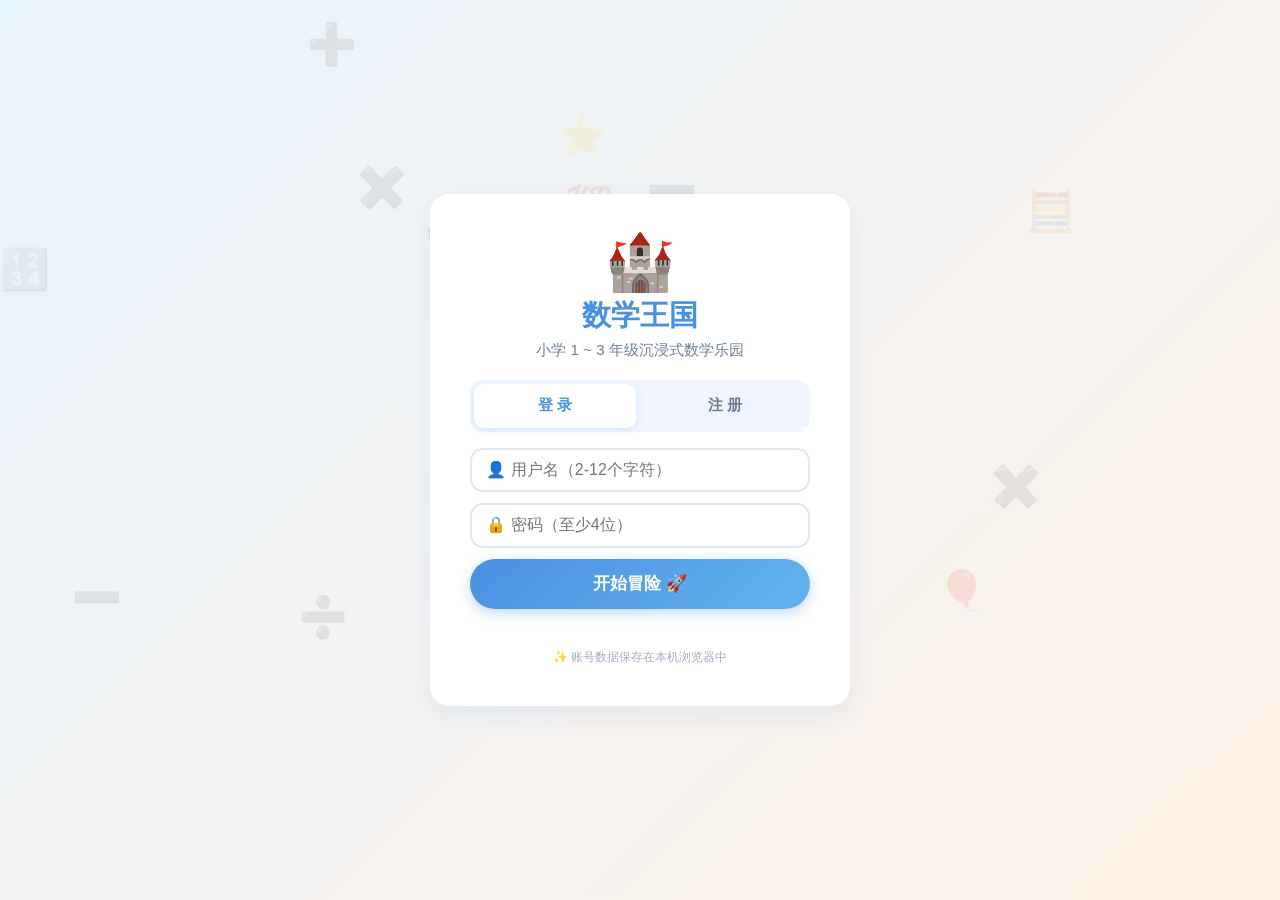
<file: index.html>
<!DOCTYPE html>
<html lang="zh-CN">
<head>
<meta charset="UTF-8">
<meta name="viewport" content="width=device-width, initial-scale=1.0, maximum-scale=1.0, user-scalable=no, viewport-fit=cover">
<meta name="apple-mobile-web-app-capable" content="yes">
<meta name="mobile-web-app-capable" content="yes">
<meta name="apple-mobile-web-app-status-bar-style" content="default">
<meta name="apple-mobile-web-app-title" content="数学王国">
<meta name="format-detection" content="telephone=no">
<meta name="theme-color" content="#4A90E2">
<title>数学王国 · 小学数学趣味学习平台</title>
<link rel="stylesheet" href="css/style.css">
</head>
<body>

<!-- 漂浮装饰背景 -->
<div class="bg-decor" id="bgDecor"></div>

<!-- ===================== 登录 / 注册 ===================== -->
<section id="authView" class="view active">
  <div class="auth-card pop-in">
    <div class="auth-logo">🏰</div>
    <h1 class="auth-title">数学王国</h1>
    <p class="auth-sub">小学 1 ~ 3 年级沉浸式数学乐园</p>
    <div class="auth-tabs">
      <button class="auth-tab active" data-tab="login">登 录</button>
      <button class="auth-tab" data-tab="register">注 册</button>
    </div>
    <div class="auth-form">
      <input type="text" id="authUser" placeholder="👤 用户名（2-12个字符）" maxlength="12" autocomplete="off">
      <input type="password" id="authPass" placeholder="🔒 密码（至少4位）" maxlength="20">
      <input type="password" id="authPass2" placeholder="🔒 确认密码" maxlength="20" style="display:none">
      <button class="btn btn-primary btn-lg" id="authSubmit">开始冒险 🚀</button>
      <p class="auth-msg" id="authMsg"></p>
    </div>
    <p class="auth-tip">✨ 账号数据保存在本机浏览器中</p>
  </div>
</section>

<!-- ===================== 主应用 ===================== -->
<section id="appView" class="view">
  <!-- 顶栏 -->
  <header class="topbar">
    <div class="topbar-left" onclick="showView('dashboardView')">
      <span class="logo">🏰</span><span class="logo-text">数学王国</span>
    </div>
    <nav class="topnav">
      <button class="nav-btn active" data-nav="dashboardView">🏠 首页</button>
      <button class="nav-btn" data-nav="learnView">📚 课程</button>
      <button class="nav-btn" data-nav="wrongView">📒 错题本</button>
      <button class="nav-btn" data-nav="achieveView">🏆 成就</button>
      <button class="nav-btn" data-nav="statsView">📊 统计</button>
    </nav>
    <div class="topbar-right">
      <div class="streak-pill" title="连续学习天数">🔥 <span id="streakNum">0</span> 天</div>
      <div class="star-pill" title="累计星星">⭐ <span id="starNum">0</span></div>
      <div class="user-chip" id="userChip">
        <span class="user-avatar" id="userAvatar">🧒</span>
        <span id="userName"></span>
        <div class="user-menu" id="userMenu">
          <button onclick="logout()">🚪 退出登录</button>
        </div>
      </div>
    </div>
  </header>

  <!-- 首页仪表盘 -->
  <div id="dashboardView" class="page active">
    <div class="dash-hero pop-in">
      <div class="dash-hello">
        <h2 id="helloText">你好！</h2>
        <p id="helloSub">今天也要开心学数学哦～</p>
        <div class="level-wrap">
          <div class="level-badge" id="levelBadge">Lv.1</div>
          <div class="level-info">
            <div class="level-name" id="levelName">数学小苗</div>
            <div class="level-bar"><div class="level-fill" id="levelFill"></div></div>
            <div class="level-xp" id="levelXp">0 / 100 XP</div>
          </div>
        </div>
      </div>
      <div class="goal-ring-wrap">
        <svg class="goal-ring" viewBox="0 0 120 120">
          <circle class="ring-bg" cx="60" cy="60" r="52"></circle>
          <circle class="ring-fill" id="goalRing" cx="60" cy="60" r="52"></circle>
        </svg>
        <div class="goal-center">
          <div class="goal-num" id="goalNum">0/20</div>
          <div class="goal-label">今日答题目标</div>
        </div>
      </div>
    </div>

    <h3 class="section-title">🧭 为你推荐</h3>
    <div class="reco-list" id="recoList"></div>

    <h3 class="section-title">📚 我的课程进度</h3>
    <div class="grade-cards" id="gradeCards"></div>

    <h3 class="section-title">🚀 快捷入口</h3>
    <div class="quick-grid">
      <button class="quick-card q-oral" onclick="quickStart('oral')"><span class="quick-icon">⚡</span>口算大挑战<small>60秒极速口算</small></button>
      <button class="quick-card q-practice" onclick="quickStart('practice')"><span class="quick-icon">✏️</span>数学练习<small>巩固知识点</small></button>
      <button class="quick-card q-test" onclick="quickStart('test')"><span class="quick-icon">📝</span>综合测试<small>40分钟大闯关</small></button>
      <button class="quick-card q-wrong" onclick="quickStart('retrain')"><span class="quick-icon">📒</span>错题重练<small>攻克薄弱点</small></button>
    </div>
  </div>

  <!-- 课程页 -->
  <div id="learnView" class="page">
    <div class="grade-tabs" id="gradeTabs"></div>
    <div class="unit-list" id="unitList"></div>
  </div>

  <!-- 错题本页 -->
  <div id="wrongView" class="page">
    <div class="wrong-head">
      <div>
        <h3 class="section-title" style="margin-top:0">📒 我的错题本</h3>
        <p class="wrong-sub" id="wrongSub"></p>
      </div>
      <div class="wrong-actions">
        <button class="btn btn-primary" id="retrainBtn" onclick="startRetrain()">▶️ 开始专项重练</button>
        <button class="btn btn-ghost" id="clearMasteredBtn" onclick="clearMastered()">🧹 清空已掌握</button>
      </div>
    </div>
    <div class="wrong-filter" id="wrongFilter"></div>
    <div class="wrong-list" id="wrongList"></div>
  </div>

  <!-- 成就页 -->
  <div id="achieveView" class="page">
    <h3 class="section-title">🏆 成就勋章墙 <span class="ach-count" id="achCount"></span></h3>
    <div class="ach-grid" id="achGrid"></div>
  </div>

  <!-- 统计页 -->
  <div id="statsView" class="page">
    <div class="stat-cards" id="statCards"></div>
    <h3 class="section-title">📅 最近7天学习量</h3>
    <div class="chart-box"><div class="bar-chart" id="weekChart"></div></div>
    <h3 class="section-title">📖 各单元掌握情况</h3>
    <div class="unit-stats" id="unitStats"></div>
  </div>
</section>

<!-- ===================== 单元详情（选模式） ===================== -->
<div class="modal-mask" id="unitModal">
  <div class="modal-card pop-in">
    <button class="modal-close" onclick="closeModal('unitModal')">✕</button>
    <div class="unit-modal-head" id="umHead"></div>
    <p class="unit-modal-desc" id="umDesc"></p>
    <div class="unit-modal-progress" id="umProgress"></div>
    <div class="mode-btns">
      <button class="mode-btn m-oral" onclick="startQuiz('oral')"><span>⚡</span>口算<small>60秒计时</small></button>
      <button class="mode-btn m-practice" onclick="startQuiz('practice')"><span>✏️</span>练习<small>10题巩固</small></button>
      <button class="mode-btn m-test" onclick="startQuiz('test')"><span>📝</span>测试<small>10题检验</small></button>
    </div>
  </div>
</div>

<!-- ===================== 答题页 ===================== -->
<section id="quizView" class="view">
  <div class="quiz-top">
    <button class="btn btn-ghost" onclick="quitQuiz()">✕ 退出</button>
    <div class="quiz-title" id="quizTitle">口算挑战</div>
    <div class="quiz-timer" id="quizTimer">⏱ 60</div>
  </div>
  <div class="quiz-progress"><div class="quiz-progress-fill" id="quizProgressFill"></div></div>

  <div class="quiz-card" id="quizCard">
    <div class="quiz-streak" id="quizStreak"></div>
    <div class="quiz-q" id="quizQ"></div>
    <div class="quiz-choices" id="quizChoices"></div>
    <div class="quiz-input-wrap" id="quizInputWrap">
      <input type="number" id="quizInput" class="quiz-input" placeholder="?" autocomplete="off">
      <div class="keypad" id="keypad"></div>
    </div>
    <div class="quiz-steps" id="quizSteps" style="display:none"></div>
    <div class="quiz-actions">
      <button class="btn btn-hint" id="hintBtn" onclick="showHint()">💡 提示</button>
      <button class="btn btn-primary" id="quizSubmit" onclick="submitAnswer()">确定 ✔</button>
    </div>
    <div class="quiz-feedback" id="quizFeedback"></div>
  </div>
</section>

<!-- ===================== 结果页 ===================== -->
<section id="resultView" class="view">
  <div class="result-card pop-in">
    <div class="result-emoji" id="resultEmoji">🎉</div>
    <h2 id="resultTitle">太棒了！</h2>
    <div class="result-stars" id="resultStars"></div>
    <div class="result-score" id="resultScore"></div>
    <div class="result-detail" id="resultDetail"></div>
    <div class="result-wrongtip" id="resultWrongTip"></div>
    <div class="result-review" id="resultReview"></div>
    <div class="result-btns">
      <button class="btn btn-primary" id="resultRetry">🔁 再来一次</button>
      <button class="btn btn-ghost" onclick="backToLearn()">📚 继续选课</button>
      <button class="btn btn-ghost" onclick="backToApp()">🏠 返回首页</button>
    </div>
  </div>
</section>

<!-- 成就解锁弹窗 -->
<div class="modal-mask" id="achModal">
  <div class="ach-unlock pop-in">
    <div class="ach-unlock-rays"></div>
    <div class="ach-unlock-icon" id="achUnlockIcon">🏆</div>
    <h3>解锁新成就！</h3>
    <div class="ach-unlock-name" id="achUnlockName"></div>
    <div class="ach-unlock-desc" id="achUnlockDesc"></div>
    <button class="btn btn-primary" onclick="closeAchModal()">太棒了！</button>
  </div>
</div>

<!-- 彩带容器 -->
<div id="confettiBox"></div>

<script src="js/data.js"></script>
<script src="js/gen.js"></script>
<script src="js/app.js"></script>
</body>
</html>
</file>
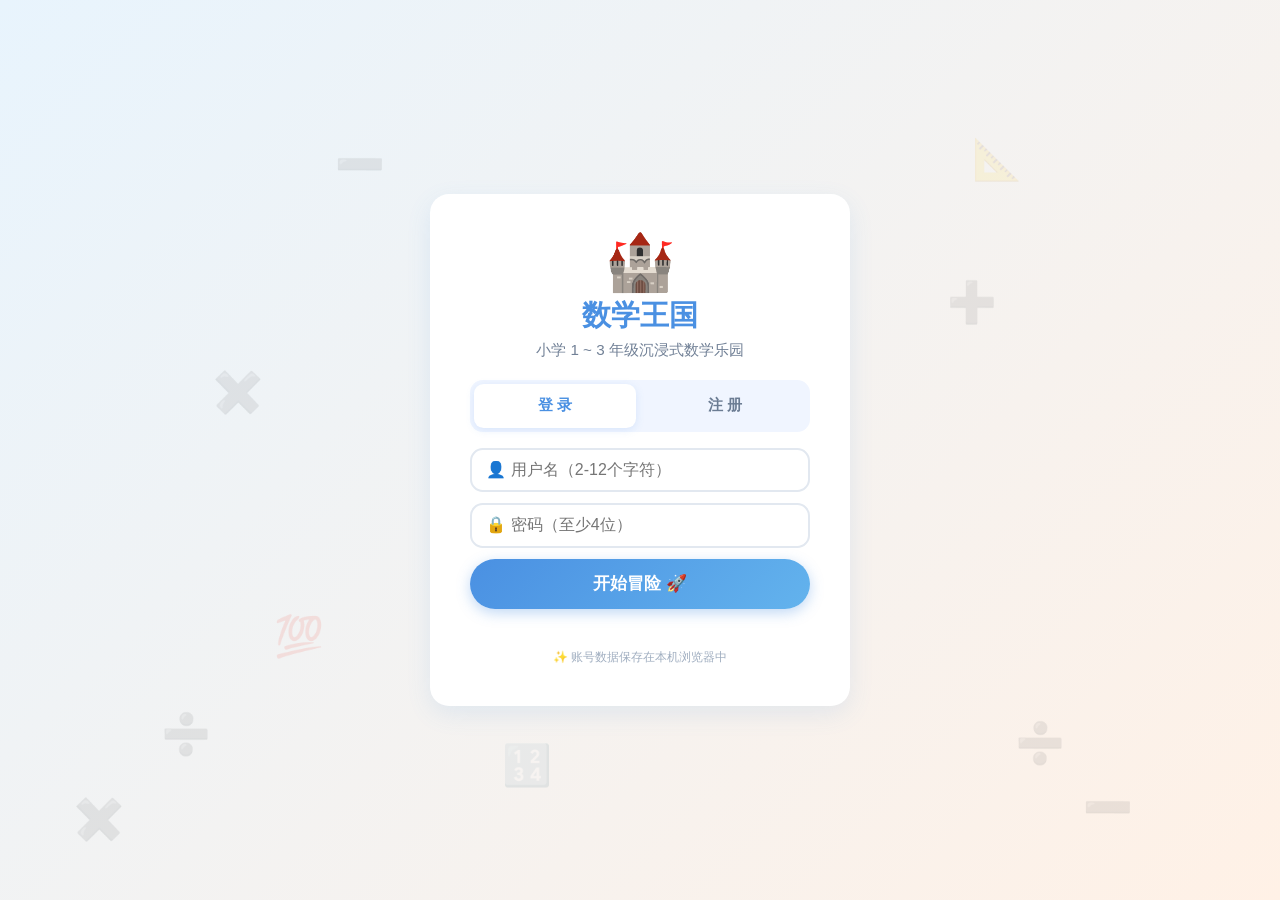
<file: math-kingdom.html>
<!DOCTYPE html>
<html lang="zh-CN">
<head>
<meta charset="UTF-8">
<meta name="viewport" content="width=device-width, initial-scale=1.0, maximum-scale=1.0, user-scalable=no, viewport-fit=cover">
<meta name="apple-mobile-web-app-capable" content="yes">
<meta name="mobile-web-app-capable" content="yes">
<meta name="apple-mobile-web-app-status-bar-style" content="default">
<meta name="apple-mobile-web-app-title" content="数学王国">
<meta name="format-detection" content="telephone=no">
<meta name="theme-color" content="#4A90E2">
<title>数学王国 · 小学数学趣味学习平台</title>
<style>
/* ========== 基础 ========== */
:root {
  --p: #4A90E2;
  --p2: #63B3ED;
  --a: #F5A623;
  --s: #7ED321;
  --d: #FF5252;
  --bg1: #E8F4FD;
  --bg2: #FFF1E6;
  --card: #ffffff;
  --text: #2D3748;
  --text2: #718096;
  --radius: 1.2rem;
  --shadow: 0 8px 24px rgba(74,144,226,0.12);
}
* { margin:0; padding:0; box-sizing:border-box; }
html, body { height:100%; }
body {
  font-family: "PingFang SC","Microsoft YaHei","Segoe UI",sans-serif;
  color: var(--text);
  background: linear-gradient(135deg, var(--bg1), var(--bg2));
  background-attachment: fixed;
  overflow-x: hidden;
}
button { font-family: inherit; cursor:pointer; border:none; outline:none; }
input { font-family: inherit; outline:none; }

/* 视图切换 */
.view { display:none; min-height:100vh; position:relative; }
.view.active { display:flex; flex-direction:column; }
.page { display:none; padding: 1.5rem 2rem 3rem; max-width: 1100px; margin:0 auto; width:100%; }
.page.active { display:block; }

/* 装饰背景（浮动emoji） */
.bg-decor { position:fixed; inset:0; pointer-events:none; z-index:0; overflow:hidden; }
.bg-decor span {
  position:absolute; font-size: 2.5rem; opacity:.12; animation: float 6s ease-in-out infinite alternate; user-select:none;
}
@keyframes float { 0%{transform:translateY(0) rotate(-8deg)} 100%{transform:translateY(-40px) rotate(8deg)} }

/* ========== 登录页 ========== */
#authView { align-items:center; justify-content:center; }
.auth-card { background: var(--card); padding: 2.5rem; border-radius: var(--radius); box-shadow: var(--shadow); width: 92%; max-width: 420px; text-align:center; z-index:1; position:relative; }
.auth-logo { font-size: 3.5rem; line-height:1; }
.auth-title { font-size: 1.8rem; color: var(--p); margin:.4rem 0 .2rem; }
.auth-sub { color: var(--text2); font-size:.95rem; margin-bottom: 1.2rem; }
.auth-tabs { display:flex; gap:.5rem; margin-bottom:1rem; background:#F0F5FF; border-radius:.8rem; padding:.25rem; }
.auth-tab { flex:1; padding:.55rem 0; border-radius:.6rem; background:transparent; color:#6B7C93; font-weight:600; font-size:.95rem; transition:.2s; }
.auth-tab.active { background:#fff; color:var(--p); box-shadow:0 2px 8px rgba(74,144,226,.15); }
.auth-form input { width:100%; padding:.7rem .9rem; border:2px solid #E2E8F0; border-radius:.8rem; font-size:1rem; margin-bottom:.7rem; transition:.2s; }
.auth-form input:focus { border-color: var(--p); }
.btn { display:inline-flex; align-items:center; justify-content:center; gap:.35rem; padding:.65rem 1.2rem; border-radius: 999px; font-weight:700; font-size:.95rem; transition:.2s; }
.btn-lg { width:100%; padding:.85rem; font-size:1.05rem; }
.btn-primary { background: linear-gradient(135deg, var(--p), var(--p2)); color:#fff; box-shadow: 0 4px 14px rgba(74,144,226,.35); }
.btn-primary:hover { transform: translateY(-2px); box-shadow: 0 6px 20px rgba(74,144,226,.4); }
.btn-ghost { background:rgba(255,255,255,.7); color: var(--text2); border:1px solid #E2E8F0; }
.btn-ghost:hover { background:#fff; }
.btn-hint { background:#FFF9E6; color:#B7791F; border:1px solid #FBD38D; font-size:.85rem; padding:.45rem .9rem; }
.btn-hint:disabled { opacity:.4; cursor:not-allowed; }
.auth-msg { font-size:.85rem; color:var(--d); margin-top:.5rem; min-height:1.2rem; }
.auth-tip { font-size:.75rem; color:#A0AEC0; margin-top:.8rem; }

/* ========== 顶栏 ========== */
.topbar { display:flex; align-items:center; justify-content:space-between; gap:1rem; padding:.8rem 1.5rem; background:rgba(255,255,255,.85); backdrop-filter:blur(10px); position:sticky; top:0; z-index:10; border-bottom:1px solid rgba(0,0,0,.04); flex-wrap:wrap; }
.topbar-left { display:flex; align-items:center; gap:.5rem; cursor:pointer; font-weight:800; font-size:1.15rem; color: var(--p); }
.topnav { display:flex; gap:.3rem; flex-wrap:wrap; }
.nav-btn { padding:.5rem .9rem; border-radius:999px; font-weight:600; background:transparent; color:#6B7C93; font-size:.9rem; }
.nav-btn.active { background: #EBF5FF; color: var(--p); }
.topbar-right { display:flex; align-items:center; gap:.7rem; }
.streak-pill, .star-pill { background:#FFF0E6; color:#D97706; padding:.35rem .7rem; border-radius:999px; font-size:.85rem; font-weight:700; }
.star-pill { background:#FFFDE7; color:#F59E0B; }
.user-chip { display:flex; align-items:center; gap:.4rem; cursor:pointer; position:relative; padding:.25rem .6rem .25rem .25rem; border-radius:999px; background:#F0F5FF; }
.user-avatar { font-size:1.4rem; line-height:1; }
.user-menu { position:absolute; top:110%; right:0; background:#fff; border-radius:.8rem; box-shadow:var(--shadow); padding:.3rem; display:none; min-width:120px; }
.user-chip:hover .user-menu { display:block; }
.user-menu button { width:100%; text-align:left; padding:.5rem .7rem; border-radius:.6rem; background:transparent; color:#4A5568; font-size:.9rem; font-weight:600; }
.user-menu button:hover { background:#F7FAFC; }

/* ========== 仪表盘 ========== */
.dash-hero { display:flex; align-items:center; justify-content:space-between; flex-wrap:wrap; gap:1.5rem; background: var(--card); border-radius: var(--radius); padding: 1.5rem 2rem; box-shadow: var(--shadow); margin-bottom:1.5rem; }
.dash-hello h2 { font-size:1.5rem; margin-bottom:.2rem; }
.dash-hello p { color: var(--text2); margin-bottom:.8rem; }
.level-wrap { display:flex; align-items:center; gap:.8rem; }
.level-badge { width:46px; height:46px; border-radius:50%; background:linear-gradient(135deg,var(--p),var(--p2)); color:#fff; display:flex; align-items:center; justify-content:center; font-weight:800; font-size:.85rem; flex-shrink:0; }
.level-info { flex:1; }
.level-name { font-weight:700; color:var(--p); font-size:.95rem; }
.level-bar { height:10px; background:#EDF2F7; border-radius:999px; margin:.3rem 0; overflow:hidden; }
.level-fill { height:100%; background:linear-gradient(90deg,var(--a),#FBD38D); border-radius:999px; width:0%; transition:width .6s; }
.level-xp { font-size:.75rem; color:#A0AEC0; }
.goal-ring-wrap { position:relative; width:110px; height:110px; }
.goal-ring { transform:rotate(-90deg); width:110px; height:110px; }
.ring-bg { fill:none; stroke:#EDF2F7; stroke-width:10; }
.ring-fill { fill:none; stroke:var(--s); stroke-width:10; stroke-linecap:round; stroke-dasharray:327; stroke-dashoffset:327; transition:stroke-dashoffset .8s ease; }
.goal-center { position:absolute; inset:0; display:flex; flex-direction:column; align-items:center; justify-content:center; }
.goal-num { font-size:1.2rem; font-weight:800; color:var(--s); }
.goal-label { font-size:.7rem; color:#A0AEC0; }

.section-title { font-size:1.1rem; margin:1.6rem 0 .7rem; color:#2D3748; }

/* 推荐 */
.reco-list { display:flex; flex-direction:column; gap:.7rem; }
.reco-card { display:flex; align-items:center; gap:1rem; background:var(--card); border-radius:1rem; padding:1rem 1.2rem; box-shadow:var(--shadow); cursor:pointer; transition:.2s; border-left:5px solid var(--p); }
.reco-card:hover { transform:translateX(4px); }
.reco-icon { font-size:2rem; }
.reco-title { font-weight:700; }
.reco-desc { font-size:.82rem; color:var(--text2); }

/* 年级卡片 */
.grade-cards { display:flex; flex-direction:column; gap:1rem; }
.grade-card { background:var(--card); border-radius:var(--radius); padding:1.2rem; box-shadow:var(--shadow); cursor:pointer; transition:.2s; }
.grade-card:hover { transform:translateY(-3px); }
.grade-header { display:flex; align-items:center; justify-content:space-between; margin-bottom:.5rem; }
.grade-name { font-size:1.15rem; font-weight:800; }
.grade-progress-label { font-size:.8rem; color:var(--text2); }
.grade-bar-bg { height:10px; background:#EDF2F7; border-radius:999px; overflow:hidden; }
.grade-bar-fill { height:100%; border-radius:999px; width:0%; transition:width .8s; }
.grade-stats { display:flex; gap:1rem; margin-top:.6rem; font-size:.82rem; color:var(--text2); flex-wrap:wrap; }

/* 快捷入口 */
.quick-grid { display:grid; grid-template-columns:repeat(auto-fit,minmax(160px,1fr)); gap:1rem; }
.quick-card { display:flex; flex-direction:column; align-items:center; justify-content:center; gap:.3rem; padding:1.2rem 1rem; border-radius:var(--radius); color:#fff; font-weight:800; font-size:1.05rem; box-shadow:var(--shadow); transition:.2s; }
.quick-card:hover { transform:translateY(-4px); }
.quick-card small { font-size:.78rem; font-weight:500; opacity:.9; }
.q-oral { background:linear-gradient(135deg,#FF8F00,#FFB74D); }
.q-practice { background:linear-gradient(135deg,#43A047,#81C784); }
.q-test { background:linear-gradient(135deg,#7E57C2,#BA68C8); }
.q-wrong { background:linear-gradient(135deg,#E53935,#EF5350); }
.quick-icon { font-size:2.2rem; }

/* ========== 课程页 ========== */
.grade-tabs { display:flex; gap:.5rem; margin-bottom:1rem; }
.grade-tab { flex:1; padding:.75rem; border-radius:1rem; font-weight:700; font-size:1rem; background:#fff; color:#6B7C93; box-shadow:0 2px 8px rgba(0,0,0,.05); transition:.2s; }
.grade-tab.active { background:linear-gradient(135deg,var(--p),var(--p2)); color:#fff; }
.unit-list { display:grid; grid-template-columns:repeat(auto-fill,minmax(260px,1fr)); gap:1rem; }

/* 年级综合测试栏目 */
.mix-card {
  grid-column:1/-1; display:flex; align-items:center; gap:1rem;
  background:linear-gradient(135deg,#4A90E2,#7E57C2); color:#fff;
  border-radius:var(--radius); padding:1.1rem 1.3rem;
  box-shadow:0 8px 24px rgba(74,144,226,.28); cursor:pointer; transition:.2s;
}
.mix-card:hover { transform:translateY(-3px); box-shadow:0 12px 30px rgba(74,144,226,.34); }
.mix-icon { font-size:2.1rem; line-height:1; }
.mix-info { flex:1; min-width:0; }
.mix-title { font-weight:800; font-size:1.08rem; }
.mix-desc { font-size:.8rem; opacity:.92; margin-top:.2rem; }
.mix-side { text-align:right; display:flex; flex-direction:column; align-items:flex-end; gap:.3rem; }
.mix-best { font-size:.75rem; background:rgba(255,255,255,.22); padding:.2rem .6rem; border-radius:999px; white-space:nowrap; }
.mix-best.none { background:rgba(255,255,255,.12); opacity:.85; }
.mix-go { font-weight:800; font-size:.86rem; white-space:nowrap; }

/* 一年级 · 进阶练习（凑十法 / 破十法） */
.adv-card {
  grid-column:1/-1; background:var(--card); border-radius:var(--radius);
  padding:1.1rem 1.3rem; box-shadow:var(--shadow); border:2px solid #E6F0FF;
}
.adv-card-head { display:flex; align-items:center; gap:.9rem; }
.adv-icon { font-size:2.1rem; line-height:1; }
.adv-info { flex:1; min-width:0; }
.adv-title { font-weight:800; font-size:1.06rem; color:#2D3748; }
.adv-desc { font-size:.8rem; color:var(--text2); margin-top:.25rem; }
.adv-tag {
  display:inline-block; background:#EBF5FF; color:var(--p); font-weight:700;
  border-radius:999px; padding:.05rem .45rem; margin:0 .15rem; font-size:.78rem;
}
.adv-btns { display:grid; grid-template-columns:1fr 1fr; gap:.7rem; margin-top:.9rem; }
.adv-lv {
  display:flex; flex-direction:column; align-items:flex-start; gap:.15rem;
  padding:.75rem .9rem; border-radius:.9rem; text-align:left;
  background:#F7FAFC; border:2px solid #E2E8F0; transition:.15s;
}
.adv-lv:hover { transform:translateY(-2px); border-color:var(--p2); background:#fff; }
.adv-lv.lv-a { border-color:#BEE3F8; background:#EBF8FF; }
.adv-lv.lv-b { border-color:#FBD38D; background:#FFFAF0; }
.adv-lv-name { font-weight:800; font-size:.95rem; color:var(--p); }
.adv-lv.lv-b .adv-lv-name { color:#B7791F; }
.adv-lv-desc { font-size:.8rem; color:var(--text2); }
.adv-lv-best { font-size:.74rem; color:#A0AEC0; margin-top:.15rem; }

/* 分步解题 */
.quiz-steps { text-align:left; margin-bottom:.9rem; }
.adv-head { display:flex; align-items:center; gap:.6rem; justify-content:center; margin-bottom:1rem; flex-wrap:wrap; }
.adv-method { background:#EBF5FF; color:var(--p); font-weight:800; font-size:.85rem; padding:.2rem .6rem; border-radius:999px; }
.adv-expr { font-size:1.35rem; font-weight:800; color:#2D3748; }
.adv-step {
  display:flex; align-items:center; gap:.6rem; padding:.65rem .8rem;
  border-radius:.85rem; background:#F7FAFC; border:2px solid transparent;
  margin-bottom:.55rem; font-size:1rem; color:var(--text2); transition:.2s;
}
.adv-step.active { background:#fff; border-color:var(--p2); color:var(--text); box-shadow:0 4px 14px rgba(74,144,226,.14); }
.adv-step.done { background:#E8F5E9; color:#2E7D32; }
.adv-step.todo { opacity:.6; }
.adv-step-no {
  flex-shrink:0; width:1.6rem; height:1.6rem; border-radius:50%;
  background:#E2E8F0; color:#718096; font-weight:800; font-size:.8rem;
  display:flex; align-items:center; justify-content:center;
}
.adv-step.active .adv-step-no { background:var(--p); color:#fff; }
.adv-step.done .adv-step-no { background:var(--s); color:#fff; }
.adv-step-text { flex:1; line-height:1.7; font-weight:700; }
.adv-input {
  width:4.2rem; padding:.15rem .3rem; margin:0 .2rem;
  font-size:1.1rem; font-weight:800; text-align:center; color:var(--p);
  border:none; border-bottom:3px solid var(--p); background:transparent;
  vertical-align:baseline;
}
.adv-input::placeholder { color:#CBD5E0; font-weight:700; }
.adv-input::-webkit-outer-spin-button, .adv-input::-webkit-inner-spin-button { -webkit-appearance:none; margin:0; }
.adv-val {
  display:inline-block; min-width:2.2rem; text-align:center;
  color:#2E7D32; font-weight:800; border-bottom:3px solid var(--s);
}
.adv-blank { display:inline-block; min-width:2.2rem; text-align:center; color:#A0AEC0; border-bottom:3px dashed #E2E8F0; }
.unit-card { background:var(--card); border-radius:var(--radius); padding:1.2rem; box-shadow:var(--shadow); cursor:pointer; transition:.2s; position:relative; overflow:hidden; }
.unit-card:hover { transform:translateY(-3px); }
.unit-card::before { content:""; position:absolute; left:0; top:0; bottom:0; width:6px; border-radius:var(--radius) 0 0 var(--radius); background:var(--p); opacity:.3; }
.unit-card.done::before { opacity:1; background:var(--s); }
.unit-top { display:flex; align-items:center; gap:.7rem; margin-bottom:.5rem; }
.unit-icon { font-size:1.8rem; }
.unit-title { font-weight:700; font-size:1.05rem; }
.unit-desc { font-size:.82rem; color:var(--text2); margin-bottom:.6rem; }
.unit-meta { display:flex; align-items:center; justify-content:space-between; font-size:.8rem; color:#A0AEC0; }
.unit-stars { color:#F5A623; font-size:.95rem; }

/* ========== 错题本页 ========== */
.wrong-head { display:flex; align-items:flex-start; justify-content:space-between; flex-wrap:wrap; gap:1rem; margin-bottom:.8rem; }
.wrong-sub { color:var(--text2); font-size:.88rem; }
.wrong-actions { display:flex; gap:.6rem; flex-wrap:wrap; }
.wrong-filter { display:flex; gap:.4rem; flex-wrap:wrap; margin-bottom:.9rem; }
.wf-chip { padding:.35rem .8rem; border-radius:999px; background:#fff; color:#6B7C93; font-size:.82rem; font-weight:600; border:1px solid #E2E8F0; transition:.15s; }
.wf-chip.active { background:var(--p); color:#fff; border-color:var(--p); }
.wrong-list { display:flex; flex-direction:column; gap:.6rem; }
.wrong-row { background:var(--card); border-radius:.9rem; padding:.9rem 1.1rem; box-shadow:0 2px 8px rgba(0,0,0,.04); display:flex; align-items:center; gap:.8rem; flex-wrap:wrap; }
.wrong-row.mastered { opacity:.65; }
.wrong-q { flex:1; min-width:200px; font-weight:600; font-size:.95rem; line-height:1.5; }
.wrong-a { color:#43A047; font-weight:700; white-space:nowrap; font-size:.9rem; }
.wrong-tag { background:#F0F5FF; color:var(--p); font-size:.72rem; font-weight:700; padding:.2rem .55rem; border-radius:999px; white-space:nowrap; }
.wrong-status { font-size:.75rem; font-weight:700; padding:.2rem .55rem; border-radius:999px; white-space:nowrap; }
.wrong-status.todo { background:#FFEBEE; color:#E53935; }
.wrong-status.ok { background:#E8F5E9; color:#43A047; }
.wrong-date { font-size:.72rem; color:#A0AEC0; }
.wrong-empty { text-align:center; padding:3rem 1rem; color:var(--text2); }
.wrong-empty .big { font-size:3.5rem; display:block; margin-bottom:.6rem; }
.result-wrongtip { font-size:.85rem; color:#E53935; background:#FFEBEE; border-radius:.6rem; padding:.5rem .8rem; margin-bottom:1rem; display:none; }

/* ========== 弹窗 ========== */
.modal-mask { position:fixed; inset:0; background:rgba(0,0,0,.35); display:none; align-items:center; justify-content:center; z-index:50; padding:1rem; }
.modal-mask.open { display:flex; }
.modal-card { background:var(--card); border-radius:var(--radius); padding:2rem; max-width:440px; width:100%; position:relative; box-shadow:var(--shadow); }
.modal-close { position:absolute; top:.8rem; right:.8rem; width:32px; height:32px; border-radius:50%; background:#F7FAFC; color:#718096; font-size:1.1rem; display:flex; align-items:center; justify-content:center; }
.unit-modal-head { font-size:1.25rem; font-weight:800; margin-bottom:.3rem; display:flex; align-items:center; gap:.5rem; }
.unit-modal-desc { color:var(--text2); font-size:.9rem; margin-bottom:1rem; }
.unit-modal-progress { margin-bottom:1.2rem; }
.mode-btns { display:flex; flex-direction:column; gap:.6rem; }
.mode-btn { display:flex; align-items:center; gap:.8rem; padding:.9rem 1.1rem; border-radius:.9rem; background:#F7FAFC; font-weight:700; font-size:1rem; color:var(--text); transition:.2s; text-align:left; }
.mode-btn span { font-size:1.6rem; }
.mode-btn small { display:block; font-size:.75rem; color:var(--text2); font-weight:500; margin-top:.15rem; }
.mode-btn:hover { transform:scale(1.02); }
.m-oral { border-left:5px solid #FF8F00; }
.m-practice { border-left:5px solid var(--s); }
.m-test { border-left:5px solid #7E57C2; }

/* ========== 答题页 ========== */
#quizView { background: linear-gradient(135deg, #E3F2FD, #FFF3E0); align-items:center; }
.quiz-top { width:100%; max-width:800px; display:flex; align-items:center; justify-content:space-between; padding:.8rem 1.2rem; }
.quiz-title { font-weight:800; font-size:1.1rem; color:var(--p); }
.quiz-timer { font-weight:700; color:#D97706; background:#FFF8E1; padding:.35rem .8rem; border-radius:999px; font-size:.95rem; }
.quiz-progress { width:100%; max-width:800px; height:8px; background:rgba(0,0,0,.06); border-radius:999px; overflow:hidden; margin-bottom:.8rem; }
.quiz-progress-fill { height:100%; background:linear-gradient(90deg,var(--p),var(--a)); width:0%; transition:width .3s; }
.quiz-card { background:var(--card); border-radius:var(--radius); padding:2rem 1.5rem; max-width:800px; width:92%; box-shadow:var(--shadow); text-align:center; position:relative; z-index:1; }
.quiz-streak { font-size:.85rem; color:var(--a); font-weight:700; min-height:1.4rem; margin-bottom:.4rem; }
.quiz-q { font-size: clamp(1.4rem, 4vw, 2rem); font-weight:700; margin: 1rem 0 1.5rem; line-height:1.6; min-height:4rem; display:flex; align-items:center; justify-content:center; }
/* 题面内层：普通块级容器，保证含 <br>、emoji 的多行题目按正常段落排版（外层 flex 只负责整体垂直居中） */
.quiz-q-inner { width:100%; text-align:center; }
/* 图形/动物行：独立成行并统一字形垂直度量，避免与上下文字产生落差 */
.quiz-q-inner .emoji-row { display:block; line-height:1.35; letter-spacing:.12em; margin:.1em 0 .35em; }
.quiz-q-inner .emoji-row .emoji { display:inline-block; vertical-align:middle; line-height:1; }
.quiz-choices { display:grid; grid-template-columns:1fr 1fr; gap:.7rem; margin-bottom:1rem; }
.choice-btn { padding:.9rem .6rem; border-radius:.9rem; background:#F7FAFC; font-weight:700; font-size:1.05rem; color:var(--text); border:2px solid transparent; transition:.15s; }
.choice-btn:hover { border-color:var(--p2); }
.choice-btn.correct { background:#E8F5E9; border-color:var(--s); color:#2E7D32; }
.choice-btn.wrong { background:#FFEBEE; border-color:var(--d); color:#C62828; }
.quiz-input-wrap { margin-bottom:1rem; }
.quiz-input { width:100%; padding:.7rem; font-size:1.4rem; font-weight:700; text-align:center; border:2px solid #E2E8F0; border-radius:.8rem; margin-bottom:.8rem; }
.quiz-input:focus { border-color:var(--p); }
.keypad { display:grid; grid-template-columns:repeat(3,1fr); gap:.5rem; max-width:320px; margin:0 auto; }
.keypad-btn { padding:.8rem; font-size:1.2rem; font-weight:700; border-radius:.7rem; background:#F7FAFC; transition:.1s; }
.keypad-btn:active { transform:scale(.96); background:#E2E8F0; }
.quiz-actions { display:flex; justify-content:center; gap:.8rem; margin-top:.6rem; }
.quiz-feedback { min-height:1.8rem; margin-top:.6rem; font-weight:700; font-size:1rem; }

/* ========== 结果页 ========== */
#resultView { align-items:center; justify-content:center; background:linear-gradient(135deg, #FFFDE7, #F3E5F5); }
.result-card { background:var(--card); border-radius:var(--radius); padding:2rem; max-width:520px; width:92%; text-align:center; box-shadow:var(--shadow); max-height:92vh; overflow:auto; }
.result-emoji { font-size:4rem; animation: bounce 1.2s infinite; }
@keyframes bounce { 0%,100%{transform:translateY(0)} 50%{transform:translateY(-12px)} }
.result-card h2 { margin:.5rem 0; color:var(--p); }
.result-stars { font-size:2.2rem; margin:.5rem 0; }
.result-score { font-size:1.1rem; color:var(--text2); margin-bottom:1rem; }
.result-detail { background:#F7FAFC; border-radius:.8rem; padding:1rem; font-size:.9rem; color:#4A5568; margin-bottom:1rem; display:grid; grid-template-columns:1fr 1fr; gap:.5rem; }
.result-review { text-align:left; margin-bottom:1rem; max-height:220px; overflow:auto; }
.review-row { display:flex; align-items:center; gap:.5rem; padding:.45rem .5rem; border-radius:.5rem; margin-bottom:.2rem; font-size:.9rem; flex-wrap:wrap; }
.review-row.ok { background:#E8F5E9; }
.review-row.bad { background:#FFEBEE; }
.result-btns { display:flex; gap:.7rem; justify-content:center; flex-wrap:wrap; }

/* ========== 成就页 ========== */
.ach-grid { display:grid; grid-template-columns:repeat(auto-fill,minmax(150px,1fr)); gap:1rem; }
.ach-item { background:var(--card); border-radius:var(--radius); padding:1rem .8rem; text-align:center; box-shadow:var(--shadow); transition:.2s; opacity:.55; }
.ach-item.unlocked { opacity:1; border:2px solid var(--a); }
.ach-icon { font-size:2.2rem; margin-bottom:.4rem; }
.ach-name { font-weight:700; font-size:.92rem; }
.ach-desc { font-size:.75rem; color:var(--text2); margin-top:.2rem; }
.ach-date { font-size:.7rem; color:#A0AEC0; margin-top:.3rem; }

/* ========== 统计页 ========== */
.stat-cards { display:grid; grid-template-columns:repeat(auto-fit,minmax(160px,1fr)); gap:1rem; margin-bottom:1.5rem; }
.stat-card { background:var(--card); border-radius:var(--radius); padding:1rem; text-align:center; box-shadow:var(--shadow); }
.stat-num { font-size:1.6rem; font-weight:800; color:var(--p); }
.stat-label { font-size:.82rem; color:var(--text2); margin-top:.2rem; }
.chart-box { background:var(--card); border-radius:var(--radius); padding:1.2rem; box-shadow:var(--shadow); margin-bottom:1.5rem; }
.bar-chart { display:flex; align-items:flex-end; gap:.7rem; height:160px; }
.bar-col { flex:1; display:flex; flex-direction:column; align-items:center; gap:.3rem; }
.bar { width:100%; border-radius:.5rem .5rem 0 0; background:linear-gradient(180deg,var(--p2),var(--p)); min-height:4px; transition:height .6s; }
.bar-label { font-size:.72rem; color:#A0AEC0; }
.unit-stats { display:flex; flex-direction:column; gap:.6rem; }
.us-row { display:flex; align-items:center; gap:.8rem; background:var(--card); border-radius:.8rem; padding:.7rem 1rem; box-shadow:0 2px 8px rgba(0,0,0,.04); }
.us-name { flex:1; font-size:.9rem; font-weight:600; }
.us-bar-bg { width:120px; height:8px; background:#EDF2F7; border-radius:999px; overflow:hidden; }
.us-bar-fill { height:100%; background:var(--s); border-radius:999px; }
.us-val { font-size:.8rem; color:#A0AEC0; min-width:3.5rem; text-align:right; }

/* ========== 成就解锁弹窗 ========== */
.ach-unlock { background:var(--card); border-radius:var(--radius); padding:2rem; max-width:360px; width:100%; text-align:center; position:relative; box-shadow:var(--shadow); overflow:hidden; }
.ach-unlock-rays { position:absolute; inset:-40px; background:radial-gradient(circle, rgba(245,166,35,.2), transparent 70%); animation: pulse 2s infinite; }
@keyframes pulse { 0%,100%{opacity:.6} 50%{opacity:1} }
.ach-unlock-icon { font-size:4rem; position:relative; z-index:1; animation: pop .5s cubic-bezier(.175,.885,.32,1.275); }
@keyframes pop { 0%{transform:scale(0)} 100%{transform:scale(1)} }
.ach-unlock h3 { position:relative; z-index:1; margin:.6rem 0 .3rem; color:var(--a); }
.ach-unlock-name { position:relative; z-index:1; font-weight:800; font-size:1.1rem; margin-bottom:.2rem; }
.ach-unlock-desc { position:relative; z-index:1; font-size:.85rem; color:var(--text2); margin-bottom:1rem; }

/* ========== 彩带 ========== */
#confettiBox { position:fixed; inset:0; pointer-events:none; z-index:60; overflow:hidden; }
.confetti { position:absolute; width:10px; height:10px; border-radius:50%; animation: confettiFall 1.2s linear forwards; }
@keyframes confettiFall { 0%{transform:translateY(-20px) rotate(0)} 100%{transform:translateY(100vh) rotate(720deg); opacity:0} }

/* ========== 通用动画 ========== */
.pop-in { animation: popIn .45s cubic-bezier(.175,.885,.32,1.275); }
@keyframes popIn { from{opacity:0; transform:translateY(20px) scale(.96)} to{opacity:1; transform:none} }

.shake { animation: shake .35s; }
@keyframes shake { 0%,100%{transform:translateX(0)} 20%{transform:translateX(-8px)} 40%{transform:translateX(8px)} 60%{transform:translateX(-5px)} 80%{transform:translateX(5px)} }

/* ========== 响应式 ========== */
@media (max-width: 700px) {
  .page { padding: 1rem; }
  .dash-hero { flex-direction:column; text-align:center; }
  .level-wrap { justify-content:center; }
  .quiz-choices { grid-template-columns:1fr; }
  .quiz-card { padding:1.2rem 1rem; }
  .wrong-head { flex-direction:column; }
}

/* ========== 移动端适配（iPhone / Android 手机） ========== */
html { -webkit-text-size-adjust: 100%; text-size-adjust: 100%; }
body { overscroll-behavior-y: contain; -webkit-tap-highlight-color: transparent; }

/* 刘海屏安全区 */
.topbar { padding-top: calc(.8rem + env(safe-area-inset-top)); padding-bottom: calc(.8rem + env(safe-area-inset-bottom)); }
#quizView .quiz-top { padding-top: calc(.8rem + env(safe-area-inset-top)); }
.page { padding-bottom: calc(2.5rem + env(safe-area-inset-bottom)); }

/* 触控目标 ≥ 44px，手感更稳 */
.nav-btn, .auth-tab, .choice-btn, .keypad-btn, .quick-card, .grade-tab,
.mode-btn, .wf-chip, .reco-card, .unit-card, .grade-card, .ach-item,
.wrong-row .btn, .modal-close {
  min-height: 44px;
}

@media (max-width: 740px) {
  /* 顶栏：两行布局，导航横向滑动 */
  .topbar { gap:.5rem; }
  .topnav { order:3; width:100%; display:flex; overflow-x:auto; -webkit-overflow-scrolling:touch; padding-bottom:.2rem; scrollbar-width:none; }
  .topnav::-webkit-scrollbar { display:none; }
  .nav-btn { flex:0 0 auto; padding:.55rem 1rem; font-size:.9rem; }
  .topbar-right { margin-left:auto; }
  .user-chip span:last-child { max-width:72px; overflow:hidden; text-overflow:ellipsis; white-space:nowrap; }

  .page { padding:.9rem .8rem calc(2.5rem + env(safe-area-inset-bottom)); }
  .section-title { margin-top:1.2rem; }

  /* 首页 */
  .dash-hero { padding:1.1rem 1rem; gap:1rem; }
  .dash-hero h2 { font-size:1.25rem; }
  .goal-ring-wrap { width:96px; height:96px; }
  .goal-ring { width:96px; height:96px; }
  .quick-grid { grid-template-columns:repeat(2,1fr); gap:.7rem; }
  .quick-card { padding:1rem .6rem; font-size:.95rem; }

  /* 课程 */
  .grade-tabs { gap:.4rem; }
  .grade-tab { padding:.7rem .4rem; font-size:.9rem; }
  .unit-list { grid-template-columns:1fr; gap:.7rem; }
  .mix-card { flex-wrap:wrap; padding:1rem; gap:.7rem; }
  .mix-info { flex:1 1 60%; }
  .mix-side { flex:1 1 100%; flex-direction:row; align-items:center; justify-content:space-between; }
  .mix-desc { font-size:.75rem; }
  .unit-card, .mode-btn { padding:1rem; }

  /* 弹窗 */
  .modal-card { padding:1.4rem 1.1rem; max-height:86vh; overflow-y:auto; }
  .mode-btns { gap:.5rem; }

  /* 错题本 */
  .wrong-row { padding:.8rem .9rem; gap:.5rem; }
  .wrong-q { min-width:100%; order:-1; }
  .wrong-actions { width:100%; }
  .wrong-actions .btn { flex:1; }

  /* 成就 / 统计 */
  .ach-grid { grid-template-columns:repeat(auto-fill,minmax(104px,1fr)); gap:.7rem; }
  .stat-cards { grid-template-columns:repeat(2,1fr); gap:.7rem; }
  .us-row { flex-wrap:wrap; }
  .us-name { flex:1 1 55%; }
  .us-bar-bg { flex:1 1 100%; order:4; width:auto; }
  .us-val { margin-left:auto; }
}

/* 答题页：占满整屏、键盘易点 */
@media (max-width: 740px) {
  #quizView { height:100dvh; }
  .quiz-card { width:calc(100% - 1.2rem); padding:1.2rem .9rem calc(1rem + env(safe-area-inset-bottom)); max-height:calc(100dvh - 120px); overflow-y:auto; }
  .quiz-q { min-height:3.2rem; font-size:1.5rem; margin:.6rem 0 1rem; }
  .choice-btn { padding:1.05rem .6rem; font-size:1.15rem; }
  .quiz-choices { gap:.6rem; }
  .quiz-input { font-size:1.7rem; padding:.65rem; }
  .keypad { max-width:none; grid-template-columns:repeat(3,1fr); gap:.55rem; }
  .keypad-btn { padding:1rem 0; font-size:1.35rem; border-radius:.8rem; }
  .quiz-actions { position:sticky; bottom:env(safe-area-inset-bottom); }
  .quiz-actions .btn { flex:1; padding:.8rem; }
  .adv-btns { gap:.55rem; }
  .adv-lv { padding:.65rem .7rem; }
  .adv-step { font-size:.95rem; padding:.6rem .7rem; gap:.5rem; }
  .adv-expr { font-size:1.2rem; }
  .adv-input { width:3.6rem; font-size:1.05rem; }
  .quiz-top { padding-left:.8rem; padding-right:.8rem; }
  .quiz-title { font-size:.95rem; }
}

/* 超小屏（iPhone SE 等 ≤380px） */
@media (max-width: 380px) {
  .logo-text { display:none; }
  .streak-pill, .star-pill { font-size:.75rem; padding:.3rem .5rem; }
  .quiz-q { font-size:1.3rem; }
  .adv-btns { grid-template-columns:1fr; }
  .result-card { padding:1.3rem 1rem; }
  .result-detail { grid-template-columns:1fr; }
}

/* ========== iPad 适配（600–1100px） ========== */
@media (min-width: 601px) and (max-width: 1100px) {
  .page { padding:1.4rem 1.6rem 3rem; max-width:920px; }
  .unit-list { grid-template-columns:repeat(2,1fr); }
  .ach-grid { grid-template-columns:repeat(auto-fill,minmax(140px,1fr)); }
  .stat-cards { grid-template-columns:repeat(4,1fr); }
  .quick-grid { grid-template-columns:repeat(4,1fr); }
  .quiz-card { max-width:680px; padding:2rem 1.6rem; }
  .quiz-q { font-size:1.9rem; }
  .keypad { max-width:380px; }
  .keypad-btn { padding:.95rem 0; font-size:1.3rem; }
  .choice-btn { padding:1.05rem; font-size:1.15rem; }
}

/* iPad 竖屏课程三列、答题居中更舒展 */
@media (min-width: 768px) and (max-width: 1100px) and (orientation: portrait) {
  .unit-list { grid-template-columns:repeat(2,1fr); }
  .quiz-choices { grid-template-columns:1fr 1fr; gap:.8rem; }
}

/* 横屏手机：紧凑布局 */
@media (max-height: 480px) and (orientation: landscape) {
  .topbar { position:static; }
  .dash-hero { flex-direction:row; padding:.9rem 1.2rem; }
  .goal-ring-wrap, .goal-ring { width:84px; height:84px; }
  .quiz-card { max-height:calc(100dvh - 96px); padding:.9rem .9rem; }
  .quiz-q { min-height:2.4rem; font-size:1.25rem; margin:.4rem 0 .7rem; }
  .quiz-choices { grid-template-columns:1fr 1fr 1fr; gap:.5rem; }
  .choice-btn { padding:.6rem; font-size:1rem; min-height:0; }
  .keypad { grid-template-columns:repeat(6,1fr); gap:.4rem; max-width:460px; }
  .keypad-btn { padding:.5rem 0; font-size:1.1rem; }
  .quiz-input { font-size:1.2rem; padding:.4rem; margin-bottom:.4rem; }
  .section-title { margin:.8rem 0 .5rem; }
}

/* 触屏设备：去掉悬停位移，避免粘手 */
@media (hover: none) {
  .reco-card:hover, .grade-card:hover, .unit-card:hover, .quick-card:hover,
  .mode-btn:hover, .btn-primary:hover { transform:none; }
  .btn-primary:active, .choice-btn:active, .keypad-btn:active,
  .quick-card:active, .mode-btn:active { transform:scale(.97); }
}

</style>
</head>
<body>

<!-- 漂浮装饰背景 -->
<div class="bg-decor" id="bgDecor"></div>

<!-- ===================== 登录 / 注册 ===================== -->
<section id="authView" class="view active">
  <div class="auth-card pop-in">
    <div class="auth-logo">🏰</div>
    <h1 class="auth-title">数学王国</h1>
    <p class="auth-sub">小学 1 ~ 3 年级沉浸式数学乐园</p>
    <div class="auth-tabs">
      <button class="auth-tab active" data-tab="login">登 录</button>
      <button class="auth-tab" data-tab="register">注 册</button>
    </div>
    <div class="auth-form">
      <input type="text" id="authUser" placeholder="👤 用户名（2-12个字符）" maxlength="12" autocomplete="off">
      <input type="password" id="authPass" placeholder="🔒 密码（至少4位）" maxlength="20">
      <input type="password" id="authPass2" placeholder="🔒 确认密码" maxlength="20" style="display:none">
      <button class="btn btn-primary btn-lg" id="authSubmit">开始冒险 🚀</button>
      <p class="auth-msg" id="authMsg"></p>
    </div>
    <p class="auth-tip">✨ 账号数据保存在本机浏览器中</p>
  </div>
</section>

<!-- ===================== 主应用 ===================== -->
<section id="appView" class="view">
  <!-- 顶栏 -->
  <header class="topbar">
    <div class="topbar-left" onclick="showView('dashboardView')">
      <span class="logo">🏰</span><span class="logo-text">数学王国</span>
    </div>
    <nav class="topnav">
      <button class="nav-btn active" data-nav="dashboardView">🏠 首页</button>
      <button class="nav-btn" data-nav="learnView">📚 课程</button>
      <button class="nav-btn" data-nav="wrongView">📒 错题本</button>
      <button class="nav-btn" data-nav="achieveView">🏆 成就</button>
      <button class="nav-btn" data-nav="statsView">📊 统计</button>
    </nav>
    <div class="topbar-right">
      <div class="streak-pill" title="连续学习天数">🔥 <span id="streakNum">0</span> 天</div>
      <div class="star-pill" title="累计星星">⭐ <span id="starNum">0</span></div>
      <div class="user-chip" id="userChip">
        <span class="user-avatar" id="userAvatar">🧒</span>
        <span id="userName"></span>
        <div class="user-menu" id="userMenu">
          <button onclick="logout()">🚪 退出登录</button>
        </div>
      </div>
    </div>
  </header>

  <!-- 首页仪表盘 -->
  <div id="dashboardView" class="page active">
    <div class="dash-hero pop-in">
      <div class="dash-hello">
        <h2 id="helloText">你好！</h2>
        <p id="helloSub">今天也要开心学数学哦～</p>
        <div class="level-wrap">
          <div class="level-badge" id="levelBadge">Lv.1</div>
          <div class="level-info">
            <div class="level-name" id="levelName">数学小苗</div>
            <div class="level-bar"><div class="level-fill" id="levelFill"></div></div>
            <div class="level-xp" id="levelXp">0 / 100 XP</div>
          </div>
        </div>
      </div>
      <div class="goal-ring-wrap">
        <svg class="goal-ring" viewBox="0 0 120 120">
          <circle class="ring-bg" cx="60" cy="60" r="52"></circle>
          <circle class="ring-fill" id="goalRing" cx="60" cy="60" r="52"></circle>
        </svg>
        <div class="goal-center">
          <div class="goal-num" id="goalNum">0/20</div>
          <div class="goal-label">今日答题目标</div>
        </div>
      </div>
    </div>

    <h3 class="section-title">🧭 为你推荐</h3>
    <div class="reco-list" id="recoList"></div>

    <h3 class="section-title">📚 我的课程进度</h3>
    <div class="grade-cards" id="gradeCards"></div>

    <h3 class="section-title">🚀 快捷入口</h3>
    <div class="quick-grid">
      <button class="quick-card q-oral" onclick="quickStart('oral')"><span class="quick-icon">⚡</span>口算大挑战<small>60秒极速口算</small></button>
      <button class="quick-card q-practice" onclick="quickStart('practice')"><span class="quick-icon">✏️</span>数学练习<small>巩固知识点</small></button>
      <button class="quick-card q-test" onclick="quickStart('test')"><span class="quick-icon">📝</span>综合测试<small>40分钟大闯关</small></button>
      <button class="quick-card q-wrong" onclick="quickStart('retrain')"><span class="quick-icon">📒</span>错题重练<small>攻克薄弱点</small></button>
    </div>
  </div>

  <!-- 课程页 -->
  <div id="learnView" class="page">
    <div class="grade-tabs" id="gradeTabs"></div>
    <div class="unit-list" id="unitList"></div>
  </div>

  <!-- 错题本页 -->
  <div id="wrongView" class="page">
    <div class="wrong-head">
      <div>
        <h3 class="section-title" style="margin-top:0">📒 我的错题本</h3>
        <p class="wrong-sub" id="wrongSub"></p>
      </div>
      <div class="wrong-actions">
        <button class="btn btn-primary" id="retrainBtn" onclick="startRetrain()">▶️ 开始专项重练</button>
        <button class="btn btn-ghost" id="clearMasteredBtn" onclick="clearMastered()">🧹 清空已掌握</button>
      </div>
    </div>
    <div class="wrong-filter" id="wrongFilter"></div>
    <div class="wrong-list" id="wrongList"></div>
  </div>

  <!-- 成就页 -->
  <div id="achieveView" class="page">
    <h3 class="section-title">🏆 成就勋章墙 <span class="ach-count" id="achCount"></span></h3>
    <div class="ach-grid" id="achGrid"></div>
  </div>

  <!-- 统计页 -->
  <div id="statsView" class="page">
    <div class="stat-cards" id="statCards"></div>
    <h3 class="section-title">📅 最近7天学习量</h3>
    <div class="chart-box"><div class="bar-chart" id="weekChart"></div></div>
    <h3 class="section-title">📖 各单元掌握情况</h3>
    <div class="unit-stats" id="unitStats"></div>
  </div>
</section>

<!-- ===================== 单元详情（选模式） ===================== -->
<div class="modal-mask" id="unitModal">
  <div class="modal-card pop-in">
    <button class="modal-close" onclick="closeModal('unitModal')">✕</button>
    <div class="unit-modal-head" id="umHead"></div>
    <p class="unit-modal-desc" id="umDesc"></p>
    <div class="unit-modal-progress" id="umProgress"></div>
    <div class="mode-btns">
      <button class="mode-btn m-oral" onclick="startQuiz('oral')"><span>⚡</span>口算<small>60秒计时</small></button>
      <button class="mode-btn m-practice" onclick="startQuiz('practice')"><span>✏️</span>练习<small>10题巩固</small></button>
      <button class="mode-btn m-test" onclick="startQuiz('test')"><span>📝</span>测试<small>10题检验</small></button>
    </div>
  </div>
</div>

<!-- ===================== 答题页 ===================== -->
<section id="quizView" class="view">
  <div class="quiz-top">
    <button class="btn btn-ghost" onclick="quitQuiz()">✕ 退出</button>
    <div class="quiz-title" id="quizTitle">口算挑战</div>
    <div class="quiz-timer" id="quizTimer">⏱ 60</div>
  </div>
  <div class="quiz-progress"><div class="quiz-progress-fill" id="quizProgressFill"></div></div>

  <div class="quiz-card" id="quizCard">
    <div class="quiz-streak" id="quizStreak"></div>
    <div class="quiz-q" id="quizQ"></div>
    <div class="quiz-choices" id="quizChoices"></div>
    <div class="quiz-input-wrap" id="quizInputWrap">
      <input type="number" id="quizInput" class="quiz-input" placeholder="?" autocomplete="off">
      <div class="keypad" id="keypad"></div>
    </div>
    <div class="quiz-steps" id="quizSteps" style="display:none"></div>
    <div class="quiz-actions">
      <button class="btn btn-hint" id="hintBtn" onclick="showHint()">💡 提示</button>
      <button class="btn btn-primary" id="quizSubmit" onclick="submitAnswer()">确定 ✔</button>
    </div>
    <div class="quiz-feedback" id="quizFeedback"></div>
  </div>
</section>

<!-- ===================== 结果页 ===================== -->
<section id="resultView" class="view">
  <div class="result-card pop-in">
    <div class="result-emoji" id="resultEmoji">🎉</div>
    <h2 id="resultTitle">太棒了！</h2>
    <div class="result-stars" id="resultStars"></div>
    <div class="result-score" id="resultScore"></div>
    <div class="result-detail" id="resultDetail"></div>
    <div class="result-wrongtip" id="resultWrongTip"></div>
    <div class="result-review" id="resultReview"></div>
    <div class="result-btns">
      <button class="btn btn-primary" id="resultRetry">🔁 再来一次</button>
      <button class="btn btn-ghost" onclick="backToLearn()">📚 继续选课</button>
      <button class="btn btn-ghost" onclick="backToApp()">🏠 返回首页</button>
    </div>
  </div>
</section>

<!-- 成就解锁弹窗 -->
<div class="modal-mask" id="achModal">
  <div class="ach-unlock pop-in">
    <div class="ach-unlock-rays"></div>
    <div class="ach-unlock-icon" id="achUnlockIcon">🏆</div>
    <h3>解锁新成就！</h3>
    <div class="ach-unlock-name" id="achUnlockName"></div>
    <div class="ach-unlock-desc" id="achUnlockDesc"></div>
    <button class="btn btn-primary" onclick="closeAchModal()">太棒了！</button>
  </div>
</div>

<!-- 彩带容器 -->
<div id="confettiBox"></div>

<script>
/* ===================== 课程体系数据 ===================== */
/* 每个单元 gen 对应 js/gen.js 中的生成器，支持 oral(口算)/practice(练习)/test(测试) 三种模式 */
const CURRICULUM = [
  {
    grade: 1,
    name: "一年级",
    color: "#4A90E2",
    units: [
      { id: "g1u1", title: "认识数字 1-20", icon: "🔢", desc: "数一数、读一读、写一写生活中的数字", gen: "count20", tags: ["数感"] },
      { id: "g1u2", title: "10以内加减法", icon: "🍎", desc: "用水果和小动物学加减，打好计算基础", gen: "addSub10", tags: ["计算"] },
      { id: "g1u3", title: "20以内加减法", icon: "🚀", desc: "进位加、退位减，成为口算小能手", gen: "addSub20", tags: ["计算"] },
      { id: "g1u4", title: "比一比", icon: "⚖️", desc: "比大小、比多少、认识 > < =", gen: "compare", tags: ["逻辑"] },
      { id: "g1u5", title: "认识图形", icon: "🔷", desc: "长方形、正方形、三角形和圆", gen: "shapes", tags: ["几何"] },
      { id: "g1u6", title: "位置与顺序", icon: "🐣", desc: "上下左右、第几个，方向感大挑战", gen: "position", tags: ["逻辑"] }
    ]
  },
  {
    grade: 2,
    name: "二年级",
    color: "#43A047",
    units: [
      { id: "g2u1", title: "100以内加减法", icon: "🧮", desc: "两位数加减，进位退位都不怕", gen: "addSub100", tags: ["计算"] },
      { id: "g2u2", title: "表内乘法", icon: "✖️", desc: "乘法口诀大闯关，背熟九九乘法表", gen: "mul", tags: ["计算"] },
      { id: "g2u3", title: "长度单位", icon: "📏", desc: "认识厘米和米，学会测量与换算", gen: "length", tags: ["测量"] },
      { id: "g2u4", title: "角的初步认识", icon: "📐", desc: "直角、锐角、钝角，图形里的秘密", gen: "angle", tags: ["几何"] },
      { id: "g2u5", title: "认识时间", icon: "🕐", desc: "时针分针转一转，读出正确时间", gen: "clock", tags: ["生活"] },
      { id: "g2u6", title: "简单应用题", icon: "🧩", desc: "把数学用到生活里，解决小问题", gen: "word2", tags: ["应用"] }
    ]
  },
  {
    grade: 3,
    name: "三年级",
    color: "#7E57C2",
    units: [
      { id: "g3u1", title: "万以内加减法", icon: "🏔️", desc: "三四位数加减，挑战大数计算", gen: "addSub10000", tags: ["计算"] },
      { id: "g3u2", title: "多位数乘一位数", icon: "🎯", desc: "两位数、三位数乘一位数", gen: "mulMulti", tags: ["计算"] },
      { id: "g3u3", title: "除数是一位数的除法", icon: "➗", desc: "平均分一分，掌握除法竖式基础", gen: "div", tags: ["计算"] },
      { id: "g3u4", title: "分数的初步认识", icon: "🍰", desc: "几分之一、几分之几，蛋糕分着吃", gen: "fraction", tags: ["数感"] },
      { id: "g3u5", title: "周长与面积", icon: "🏞️", desc: "长方形正方形的周长和面积", gen: "periArea", tags: ["几何"] },
      { id: "g3u6", title: "小数的初步认识", icon: "💧", desc: "认识一位小数，会比大小会计算", gen: "decimal", tags: ["数感"] },
      { id: "g3u7", title: "年、月、日", icon: "📅", desc: "大月小月、平年闰年，时间小百科", gen: "calendar", tags: ["生活"] },
      { id: "g3u8", title: "解决问题", icon: "🧠", desc: "两步计算应用题，逻辑思维升级", gen: "word3", tags: ["应用"] }
    ]
  }
];

/* ===================== 等级体系 ===================== */
const LEVELS = [
  { lv: 1, name: "数学小苗",   xp: 0 },
  { lv: 2, name: "数学新星",   xp: 100 },
  { lv: 3, name: "计算小能手", xp: 250 },
  { lv: 4, name: "数学小达人", xp: 500 },
  { lv: 5, name: "数学小硕士", xp: 900 },
  { lv: 6, name: "数学小博士", xp: 1500 },
  { lv: 7, name: "数学王者",   xp: 2500 }
];

/* ===================== 成就体系 ===================== */
const ACHIEVEMENTS = [
  { id: "welcome",    icon: "🎒", name: "初入王国",   desc: "注册并第一次登录" },
  { id: "first",      icon: "🌱", name: "小试牛刀",   desc: "完成第一次练习" },
  { id: "perfect10",  icon: "💯", name: "十全十美",   desc: "单次练习10题全对" },
  { id: "oral_star",  icon: "⚡", name: "口算小闪电", desc: "口算60秒答对10题以上" },
  { id: "test_ace",   icon: "🥇", name: "满分学霸",   desc: "任意测试获得满分" },
  { id: "streak3",    icon: "🔥", name: "三日坚持",   desc: "连续学习3天" },
  { id: "streak7",    icon: "🌈", name: "七日之约",   desc: "连续学习7天" },
  { id: "q200",       icon: "🏋️", name: "勤奋小蜜蜂", desc: "累计答题200道" },
  { id: "star50",     icon: "⭐", name: "摘星手",     desc: "累计获得50颗星星" },
  { id: "star200",    icon: "🌟", name: "星河收藏家", desc: "累计获得200颗星星" },
  { id: "g1_clear",   icon: "🎖️", name: "一年级通关", desc: "一年级所有单元均获得星星" },
  { id: "g2_clear",   icon: "🏅", name: "二年级通关", desc: "二年级所有单元均获得星星" },
  { id: "g3_clear",   icon: "👑", name: "三年级通关", desc: "三年级所有单元均获得星星" },
  { id: "all_modes",  icon: "🎓", name: "全能小将",   desc: "同一单元完成口算、练习、测试三种模式" },
  { id: "wrong_10",   icon: "📒", name: "知错就改",   desc: "攻克错题本中10道错题" },
  { id: "wrong_clear",icon: "🧹", name: "错题清零",   desc: "错题本中所有错题全部掌握" }
];

const AVATARS = ["🧒","👧","👦","🐼","🦊","🐯","🐰","🐨","🦁","🐸"];

</script>
<script>
/* ===================== 题目生成器 ===================== */
/* 每题返回 { q, a, type:'num'|'choice', choices?, hint, explain? }
   type=num  → 数字键盘输入；type=choice → 选择题，a 为正确选项文本 */

function rnd(min, max) { return Math.floor(Math.random() * (max - min + 1)) + min; }
function pick(arr) { return arr[rnd(0, arr.length - 1)]; }
function shuffle(arr) {
  const a = arr.slice();
  for (let i = a.length - 1; i > 0; i--) {
    const j = Math.floor(Math.random() * (i + 1));
    [a[i], a[j]] = [a[j], a[i]];
  }
  return a;
}
/* 生成数字选择题（含正确答案 + 3 个干扰项） */
function numChoice(answer, spread) {
  const set = new Set([answer]);
  let guard = 0;
  while (set.size < 4 && guard++ < 60) {
    let d = answer + rnd(-spread, spread);
    if (d >= 0 && d !== answer) set.add(d);
  }
  while (set.size < 4) set.add(answer + set.size + rnd(1, 3));
  return shuffle([...set].map(String));
}

const GENERATORS = {
  /* ---------- 一年级 ---------- */
  count20() {
    const n = rnd(4, 20);
    const e = pick(["🍎","🌟","🐤","🎈","🍓","🐠","🌸","🚗"]);
    let row = "";
    for (let i = 0; i < n; i++) row += e + ((i + 1) % 10 === 0 ? "<br>" : "");
    return { q: `数一数，一共有多少个？<br><span style="font-size:1.6rem">${row}</span>`, a: n, type: "num",
      hint: "从左到右一个一个数，数过的做记号，就不会数漏啦。" };
  },
  addSub10() {
    if (Math.random() < 0.5) {
      const a = rnd(1, 9), b = rnd(1, 10 - a);
      return { q: `${a} + ${b} = ?`, a: a + b, type: "num", hint: "可以伸出手指接着数，也可以想凑十。" };
    }
    const a = rnd(2, 10), b = rnd(1, a);
    return { q: `${a} − ${b} = ?`, a: a - b, type: "num", hint: `先想 ${b} + ? = ${a}，倒过来算减法。` };
  },
  addSub20() {
    const kind = Math.random();
    if (kind < 0.4) { // 进位加
      const a = rnd(5, 9), b = rnd(11 - a, 9);
      return { q: `${a} + ${b} = ?`, a: a + b, type: "num", hint: `用凑十法：先把 ${b} 分成 ${10 - a} 和 ${b - (10 - a)}。` };
    } else if (kind < 0.75) { // 退位减
      const a = rnd(11, 18), b = rnd(a - 9 > 1 ? a - 9 : 2, 9);
      return { q: `${a} − ${b} = ?`, a: a - b, type: "num", hint: `破十法：把 ${a} 分成 10 和 ${a - 10}，先算 10 − ${b}。` };
    }
    const a = rnd(10, 20), b = rnd(1, 9);
    return { q: `${a} − ${b} = ?`, a: a - b, type: "num", hint: "把十几分成 10 和几，再算一算。" };
  },
  compare() {
    const style = rnd(1, 3);
    let left, right, la, ra;
    if (style === 1) { la = rnd(3, 20); ra = rnd(3, 20); left = String(la); right = String(ra); }
    else if (style === 2) { const a = rnd(2, 9), b = rnd(1, 8); la = a + b; left = `${a} + ${b}`; ra = rnd(3, 18); right = String(ra); }
    else { const a = rnd(9, 18), b = rnd(2, 8); la = a - b; left = `${a} − ${b}`; ra = rnd(2, 15); right = String(ra); }
    if (la === ra) { ra = ra + 1; right = String(ra); }
    const ans = la > ra ? ">" : "<";
    return { q: `在 ○ 里填上 &gt; 或 &lt;<br><span style="font-size:1.7rem">${left} ○ ${right}</span>`, a: ans, type: "choice",
      choices: [">", "<"], hint: "先分别算出两边的结果，再比一比谁大谁小。大口朝大数！" };
  },
  shapes() {
    const bank = [
      { q: "下面哪个图形有 <b>3 条边、3 个角</b>？", a: "三角形 △", choices: ["三角形 △", "正方形 □", "圆 ●", "长方形 ▭"] },
      { q: "下面哪个图形 <b>4 条边都一样长，4 个角都是直角</b>？", a: "正方形 □", choices: ["长方形 ▭", "正方形 □", "三角形 △", "圆 ●"] },
      { q: "下面哪个图形 <b>没有角</b>？", a: "圆 ●", choices: ["三角形 △", "长方形 ▭", "圆 ●", "正方形 □"] },
      { q: "数学书的封面最像哪个图形？", a: "长方形 ▭", choices: ["圆 ●", "三角形 △", "长方形 ▭", "正方形 □"] },
      { q: "红领巾的形状最像哪个图形？", a: "三角形 △", choices: ["三角形 △", "圆 ●", "正方形 □", "长方形 ▭"] }
    ];
    const it = pick(bank);
    return { q: it.q, a: it.a, type: "choice", choices: shuffle(it.choices), hint: "想一想每个图形的特点：几条边？几个角？" };
  },
  position() {
    const animals = ["🐶","🐱","🐭","🐹","🐰","🦊","🐻","🐼"];
    const n = rnd(4, 6);
    const row = shuffle(animals).slice(0, n);
    const idx = rnd(0, n - 1);
    const fromLeft = Math.random() < 0.5;
    const pos = fromLeft ? idx + 1 : n - idx;
    const cn = ["一","二","三","四","五","六"];
    const em = e => `<span class="emoji">${e}</span>`;
    return {
      q: `<span class="emoji-row">${row.map(em).join(" ")}</span>小动物排排队，${em(row[idx])}从<b>${fromLeft ? "左" : "右"}</b>边数排第几？`,
      a: pos, type: "num",
      hint: `从${fromLeft ? "左" : "右"}边开始数：第${cn[0]}、第${cn[1]}…… 一边指一边数。`,
      explain: `从${fromLeft ? "左" : "右"}边数，${row[idx]} 排第 ${pos}。`
    };
  },

  /* ---------- 二年级 ---------- */
  addSub100() {
    if (Math.random() < 0.5) {
      const a = rnd(15, 80), b = rnd(10, 99 - a);
      return { q: `${a} + ${b} = ?`, a: a + b, type: "num", hint: "先加个位，再加十位；个位满十要向十位进 1。" };
    }
    const a = rnd(30, 99), b = rnd(11, a - 5);
    return { q: `${a} − ${b} = ?`, a: a - b, type: "num", hint: "个位不够减时，要向十位借 1 当 10。" };
  },
  mul() {
    const a = rnd(2, 9), b = rnd(2, 9);
    return { q: `${a} × ${b} = ?`, a: a * b, type: "num", hint: `想乘法口诀：${cnNum(a)}${cnNum(b)}${cnNum(a * b)}。` };
  },
  length() {
    const kind = rnd(1, 3);
    if (kind === 1) {
      const m = rnd(1, 9);
      return { q: `${m} 米 = ? 厘米`, a: m * 100, type: "num", hint: "1 米 = 100 厘米。" };
    } else if (kind === 2) {
      const cm = rnd(1, 9) * 100;
      return { q: `${cm} 厘米 = ? 米`, a: cm / 100, type: "num", hint: "100 厘米 = 1 米。" };
    }
    const a = rnd(20, 95), er = rnd(2, 10);
    return { q: `小明的铅笔长 ${a} 厘米，橡皮长 ${er} 厘米，铅笔比橡皮长多少厘米？`, a: a - er, type: "num", hint: "求“长多少”用减法。" };
  },
  angle() {
    const bank = [
      { q: "一个三角形有几个角？", a: "3", type: "num", hint: "三角形 = 三条边 + 三个角。" },
      { q: "长方形有几个直角？", a: "4", type: "num", hint: "长方形的 4 个角都是直角。" },
      { q: "比直角小的角叫什么角？", a: "锐角", type: "choice", choices: ["锐角", "直角", "钝角"], hint: "锐角尖尖小，钝角张开大。" },
      { q: "比直角大的角叫什么角？", a: "钝角", type: "choice", choices: ["锐角", "直角", "钝角"], hint: "钝角张开得比直角大。" },
      { q: "红领巾上有几个钝角？", a: "1", type: "num", hint: "红领巾是三角形，有 1 个钝角和 2 个锐角。" },
      { q: "下面哪个物体的角是直角？", a: "数学书的角", type: "choice", choices: ["数学书的角", "张开的剪刀（很小）", "扇子的边"], hint: "数学书、黑板的角都是直角。" }
    ];
    return pick(bank);
  },
  clock() {
    const kind = rnd(1, 3);
    if (kind === 1) {
      const h = rnd(1, 12);
      return { q: `钟面上时针指着 ${h}，分针指着 12，是几时？`, a: `${h}时`, type: "choice",
        choices: shuffle([`${h}时`, `${h % 12 + 1}时`, `${(h + 10) % 12 + 1}时`, `${h}时半`]), hint: "分针指 12，时针指几就是几时。" };
    } else if (kind === 2) {
      const h = rnd(1, 12);
      return { q: `钟面上时针走过 ${h}，分针指着 6，是几时半？`, a: `${h}时半`, type: "choice",
        choices: shuffle([`${h}时半`, `${h}时`, `${h % 12 + 1}时半`, `12时半`]), hint: "分针指 6 就是半时，时针走过几就是几时半。" };
    }
    const h = rnd(1, 11), m = pick([5, 10, 15, 20, 25]);
    return { q: `早上 ${h}:${String(m).padStart(2, "0")} 上课，过 1 小时是几时几分？`, a: `${h + 1}:${String(m).padStart(2, "0")}`, type: "choice",
      choices: shuffle([`${h + 1}:${String(m).padStart(2, "0")}`, `${h}:${String(m).padStart(2, "0")}`, `${h + 2}:${String(m).padStart(2, "0")}`, `${h + 1}:00`]),
      hint: "过 1 小时，分钟不变，小时加 1。" };
  },
  word2() {
    const kind = rnd(1, 4);
    if (kind === 1) {
      const a = rnd(12, 35), b = rnd(5, 18);
      return { q: `小明有 ${a} 张贴纸，送给小红 ${b} 张，还剩多少张？`, a: a - b, type: "num", hint: "送出去用减法。" };
    } else if (kind === 2) {
      const a = rnd(6, 9), b = rnd(3, 8);
      return { q: `每盒有 ${a} 支彩笔，${b} 盒一共有多少支？`, a: a * b, type: "num", hint: `求几个几用乘法：${a} × ${b}。` };
    } else if (kind === 3) {
      const b = rnd(4, 8), each = rnd(3, 9), a = b * each;
      return { q: `${a} 个苹果平均放进 ${b} 个盘子，每盘放几个？`, a: each, type: "num", hint: `平均分用除法：${a} ÷ ${b}。` };
    }
    const a = rnd(15, 40), b = rnd(8, 20), c = rnd(3, 12);
    return { q: `停车场原来有 ${a} 辆车，开走 ${b} 辆，又开来 ${c} 辆，现在有多少辆？`, a: a - b + c, type: "num", hint: `先算 ${a} − ${b}，再加上 ${c}。` };
  },

  /* ---------- 三年级 ---------- */
  addSub10000() {
    if (Math.random() < 0.5) {
      const a = rnd(200, 5000), b = rnd(100, 4000);
      return { q: `${a} + ${b} = ?`, a: a + b, type: "num", hint: "相同数位对齐，从个位加起，满十进一。" };
    }
    const a = rnd(1000, 9000), b = rnd(200, a - 100);
    return { q: `${a} − ${b} = ?`, a: a - b, type: "num", hint: "相同数位对齐，不够减向前一位借 1 当 10。" };
  },
  mulMulti() {
    const kind = rnd(1, 3);
    if (kind === 1) { const a = rnd(12, 99), b = rnd(2, 9); return { q: `${a} × ${b} = ?`, a: a * b, type: "num", hint: `先算个位 ${a % 10}×${b}，再算十位 ${Math.floor(a / 10)}0×${b}，最后相加。` }; }
    if (kind === 2) { const a = rnd(110, 500), b = rnd(2, 6); return { q: `${a} × ${b} = ?`, a: a * b, type: "num", hint: "把三位数拆成几百、几十、几分别乘，再相加。" }; }
    const b = rnd(3, 9), c = rnd(2, 9);
    return { q: `${b} × ${c} × 10 = ?`, a: b * c * 10, type: "num", hint: `先算 ${b} × ${c}，再在结果末尾添一个 0。` };
  },
  div() {
    const kind = rnd(1, 3);
    if (kind === 1) { const b = rnd(2, 9), q = rnd(2, 9); return { q: `${b * q} ÷ ${b} = ?`, a: q, type: "num", hint: `想乘法口诀：${cnNum(b)}${cnNum(q)}${cnNum(b * q)}。` }; }
    if (kind === 2) { const b = rnd(2, 6), q = rnd(12, 60); return { q: `${b * q} ÷ ${b} = ?`, a: q, type: "num", hint: "从最高位除起，除到哪一位商就写在哪一位上。" }; }
    const b = rnd(2, 9), q = rnd(3, 9), r = rnd(1, b - 1);
    return { q: `${b * q + r} ÷ ${b} = ? （商是多少？余数不用写）`, a: q, type: "num", hint: `先想 ${b} 乘几最接近但不超过被除数。` };
  },
  fraction() {
    const kind = rnd(1, 3);
    if (kind === 1) {
      const d = pick([2, 3, 4, 6, 8]);
      return { q: `把一个蛋糕平均分成 ${d} 份，每份是它的几分之一？`, a: `1/${d}`, type: "choice",
        choices: shuffle([`1/${d}`, `1/${d === 2 ? 4 : d - 1}`, `${d}/1`, `1/${d + 2}`]), hint: "平均分成几份，每份就是几分之一。" };
    } else if (kind === 2) {
      const a = pick([2, 4, 6, 8]), b = pick([3, 5, 7, 9]);
      const ans = a < b ? `1/${a}` : `1/${b}`;
      return { q: `比一比：1/${a} ○ 1/${b}，哪个更大？`, a: ans, type: "choice",
        choices: shuffle([`1/${a}`, `1/${b}`]), hint: "分的份数越少，每一份就越大！" };
    }
    const d = pick([4, 6, 8]), n = rnd(2, d - 1);
    return { q: `一张纸条平均分成 ${d} 份，涂色 ${n} 份，涂色部分是几分之几？`, a: `${n}/${d}`, type: "choice",
      choices: shuffle([`${n}/${d}`, `${d}/${n}`, `${n - 1}/${d}`, `1/${d}`]), hint: `分母是 ${d}（总份数），分子是 ${n}（涂色份数）。` };
  },
  periArea() {
    const kind = rnd(1, 4);
    if (kind === 1) { const w = rnd(2, 12), h = rnd(2, 12); return { q: `长方形长 ${Math.max(w, h)} 厘米，宽 ${Math.min(w, h)} 厘米，周长是多少厘米？`, a: 2 * (w + h), type: "num", hint: "长方形周长 =（长 + 宽）× 2。" }; }
    if (kind === 2) { const s = rnd(2, 12); return { q: `正方形边长 ${s} 厘米，周长是多少厘米？`, a: 4 * s, type: "num", hint: "正方形周长 = 边长 × 4。" }; }
    if (kind === 3) { const w = rnd(2, 12), h = rnd(2, 12); return { q: `长方形长 ${Math.max(w, h)} 厘米，宽 ${Math.min(w, h)} 厘米，面积是多少平方厘米？`, a: w * h, type: "num", hint: "长方形面积 = 长 × 宽。" }; }
    const s = rnd(2, 12); return { q: `正方形边长 ${s} 分米，面积是多少平方分米？`, a: s * s, type: "num", hint: "正方形面积 = 边长 × 边长。" };
  },
  decimal() {
    const kind = rnd(1, 3);
    if (kind === 1) {
      const a = rnd(1, 9) / 10 + rnd(0, 9), b = rnd(1, 9) / 10 + rnd(0, 5);
      const s = (Math.round(a * 10) + Math.round(b * 10)) / 10;
      return { q: `${a.toFixed(1)} + ${b.toFixed(1)} = ?`, a: s.toFixed(1), type: "choice",
        choices: numChoice(parseFloat(s.toFixed(1)), 3).map(v => parseFloat(v).toFixed(1)), hint: "小数点对齐，像整数一样相加，满十进一。" };
    } else if (kind === 2) {
      const a = rnd(25, 98) / 10, b = rnd(5, Math.floor(a * 10) - 5) / 10;
      const s = (Math.round(a * 10) - Math.round(b * 10)) / 10;
      return { q: `${a.toFixed(1)} − ${b.toFixed(1)} = ?`, a: s.toFixed(1), type: "choice",
        choices: numChoice(parseFloat(s.toFixed(1)), 3).map(v => parseFloat(v).toFixed(1)), hint: "小数点对齐再减，不够减向前借 1。" };
    }
    const a = rnd(11, 99) / 10, b = rnd(11, 99) / 10;
    if (a === b) return GENERATORS.decimal();
    return { q: `比一比：${a.toFixed(1)} ○ ${b.toFixed(1)}`, a: a > b ? ">" : "<", type: "choice",
      choices: [">", "<"], hint: "先比整数部分，整数部分相同再比小数部分。" };
  },
  calendar() {
    const bank = [
      { q: "一年有几个月？", a: "12", type: "num", hint: "从 1 月数到 12 月。" },
      { q: "下面哪个月是大月（31天）？", a: "7月", type: "choice", choices: shuffle(["7月", "4月", "6月", "9月"]), hint: "一三五七八十腊，三十一天永不差。" },
      { q: "下面哪个月是小月（30天）？", a: "6月", type: "choice", choices: shuffle(["6月", "1月", "3月", "8月"]), hint: "4、6、9、11 月是小月。" },
      { q: "平年的 2 月有多少天？", a: "28", type: "num", hint: "平年 2 月 28 天，闰年 2 月 29 天。" },
      { q: "平年全年有多少天？", a: "365", type: "num", hint: "平年 365 天，闰年 366 天。" },
      { q: "2024 年是闰年，它的 2 月有多少天？", a: "29", type: "num", hint: "闰年 2 月有 29 天。" },
      { q: "儿童节是 6 月 1 日，前一天是几月几日？", a: "5月31日", type: "choice", choices: shuffle(["5月31日", "5月30日", "5月29日", "6月2日"]), hint: "5 月是大月，有 31 天。" }
    ];
    return pick(bank);
  },
  word3() {
    const kind = rnd(1, 4);
    if (kind === 1) {
      const each = rnd(4, 9), box = rnd(3, 8);
      return { q: `每盒装 ${each} 个月饼，${box} 盒一共装多少个月饼？`, a: each * box, type: "num", hint: "求几个几用乘法：每盒个数 × 盒数。" };
    } else if (kind === 2) {
      const per = rnd(3, 9), groups = rnd(2, 6);
      return { q: `学校买来 ${per * groups * 10} 本图书，平均分给 ${groups} 个班，每个班分到多少本？`, a: per * 10, type: "num", hint: `平均分用除法：${per * groups * 10} ÷ ${groups}。` };
    } else if (kind === 3) {
      const a = rnd(120, 400), b = rnd(50, 200);
      return { q: `果园里有苹果树 ${a} 棵，梨树比苹果树少 ${b} 棵，两种树一共有多少棵？`, a: a - b + a, type: "num", hint: `先求梨树：${a} − ${b}，再加上苹果树。` };
    }
    const w = rnd(3, 9), l = w + rnd(1, 5);
    return { q: `一块长方形菜地长 ${l} 米，宽 ${w} 米，四周围上篱笆，篱笆长多少米？`, a: 2 * (l + w), type: "num", hint: "篱笆长就是长方形的周长。" };
  }
};

/* ---------- 进阶练习：分步解题（凑十法 / 破十法） ---------- */
/* 初级：20以内加减法（进位加 + 退位减，结果不超过 20） */
function advAddA() {
  let a = 0, b = 0, need = 0, rest = 0, guard = 0;
  do {
    a = rnd(5, 9);
    need = 10 - a;                       // 还差几凑成 10
    const maxB = Math.min(9, 20 - a);    // 和不超过 20
    if (maxB <= need) continue;
    b = rnd(need + 1, maxB);
    rest = b - need;
  } while (!b && guard++ < 200);
  const ten = a + need, sum = a + b;
  return {
    q: `${a} + ${b} = ?`, a: sum, type: "num", method: "凑十法",
    hint: `凑十法：把 ${b} 分成 ${need} 和 ${rest}。`,
    explain: `${a} + ${need} = ${ten}，${ten} + ${rest} = ${sum}。`,
    steps: [
      { prompt: `${a} 再添 {} 就到 ${ten}`, ans: need },
      { prompt: `把 ${b} 分成 ${need} 和 {}`, ans: rest },
      { prompt: `${a} + ${need} = {}`, ans: ten },
      { prompt: `${ten} + ${rest} = {}`, ans: sum }
    ]
  };
}

/* 进阶：两位数 ± 两位数 */
function advAddB() {
  let a = 0, b = 0, need = 0, rest = 0, guard = 0;
  do {
    a = rnd(11, 26);
    const o = a % 10;
    if (o === 0) continue;
    need = 10 - o;
    const minB = Math.max(10, need + 1);
    const maxB = 40 - a;
    if (maxB < minB) continue;
    b = rnd(minB, maxB);
    rest = b - need;
    if (rest < 1 || a + b > 40) b = 0;
  } while (!b && guard++ < 300);
  const ten = a + need, sum = a + b;
  return {
    q: `${a} + ${b} = ?`, a: sum, type: "num", method: "凑十法",
    hint: `凑十法：把 ${b} 分成 ${need} 和 ${rest}。`,
    explain: `${a} + ${need} = ${ten}，${ten} + ${rest} = ${sum}。`,
    steps: [
      { prompt: `${a} 再添 {} 就到 ${ten}`, ans: need },
      { prompt: `把 ${b} 分成 ${need} 和 {}`, ans: rest },
      { prompt: `${a} + ${need} = {}`, ans: ten },
      { prompt: `${ten} + ${rest} = {}`, ans: sum }
    ]
  };
}

/* 破十法拆分：把 a 分成 (整十部分) 和 (10 + 个位) */
function advSplit(a) {
  const o = a % 10;
  if (a < 20) return { q: o, r: 10 };                       // 13 → 3 和 10
  return { q: (Math.floor(a / 10) - 1) * 10, r: 10 + o };   // 32 → 20 和 12
}

function advSubA() {
  let a = 0, b = 0, guard = 0;
  do {
    a = rnd(11, 18);                   // 十几减几，结果在 20 以内
    const o = a % 10;
    if (o === 0 || o >= 9) continue;   // 个位必须不够减
    b = rnd(o + 1, 9);
  } while (!b && guard++ < 200);
  const { q: q10, r: r10 } = advSplit(a);
  const res = r10 - b, ans = q10 + res;
  return {
    q: `${a} − ${b} = ?`, a: ans, type: "num", method: "破十法",
    hint: `破十法：把 ${a} 分成 ${q10} 和 ${r10}，先算 ${r10} − ${b}。`,
    explain: `${r10} − ${b} = ${res}，${q10} + ${res} = ${ans}。`,
    steps: [
      { prompt: `把 ${a} 分成 ${q10} 和 {}`, ans: r10 },
      { prompt: `${r10} − ${b} = {}`, ans: res },
      { prompt: `${q10} + ${res} = {}`, ans: ans }
    ]
  };
}

function advSubB() {
  let a = 0, b = 0, guard = 0;
  do {
    a = rnd(20, 40);
    const oa = a % 10;
    b = rnd(10, a - 1);
    const ob = b % 10;
    if (!(oa < ob)) b = 0;             // 个位不够减，才用破十法
  } while (!b && guard++ < 300);
  const oa = a % 10, ob = b % 10;
  const qA = (Math.floor(a / 10) - 1) * 10, rA = 10 + oa;   // 35 → 20 和 15
  const qB = Math.floor(b / 10) * 10;                       // 17 → 10 和 7
  const resOnes = rA - ob, resTens = qA - qB;
  const ans = resTens + resOnes;
  return {
    q: `${a} − ${b} = ?`, a: ans, type: "num", method: "破十法",
    hint: `破十法：把 ${a} 分成 ${qA} 和 ${rA}，把 ${b} 分成 ${qB} 和 ${ob}。`,
    explain: `${rA} − ${ob} = ${resOnes}，${qA} − ${qB} = ${resTens}，${resTens} + ${resOnes} = ${ans}。`,
    steps: [
      { prompt: `把 ${a} 分成 ${qA} 和 {}`, ans: rA },
      { prompt: `把 ${b} 分成 ${qB} 和 {}`, ans: ob },
      { prompt: `${rA} − ${ob} = {}`, ans: resOnes },
      { prompt: `${qA} − ${qB} = ${resTens}，${resTens} + ${resOnes} = {}`, ans: ans }
    ]
  };
}

const ADVANCE_GENERATORS = {
  a: { add: advAddA, sub: advSubA },
  b: { add: advAddB, sub: advSubB }
};

function cnNum(n) {
  const cn = ["零","一","二","三","四","五","六","七","八","九","十"];
  if (n <= 10) return cn[n];
  if (n < 20) return "十" + cn[n - 10];
  if (n < 100) { const t = Math.floor(n / 10), o = n % 10; return cn[t] + "十" + (o ? cn[o] : ""); }
  return String(n);
}

/* 统一入口：按单元 gen key 出题 */
function makeQuestion(genKey) {
  const fn = GENERATORS[genKey];
  const q = fn();
  if (q.type === "num") q.a = String(q.a);
  return q;
}

</script>
<script>
/* ===================== 数学王国 · 主程序 ===================== */
"use strict";

/* ---------- 数据存取 ---------- */
const LS_USERS = "mk_users";
const LS_CUR = "mk_current";

function loadUsers() { try { return JSON.parse(localStorage.getItem(LS_USERS)) || {}; } catch (e) { return {}; } }
function saveUsers(u) { localStorage.setItem(LS_USERS, JSON.stringify(u)); }
function dataKey(name) { return "mk_data_" + name; }

function blankData() {
  return {
    xp: 0, stars: 0, totalQ: 0, correctQ: 0,
    streak: 0, lastDate: null,
    days: {},            // "2026-10-13": {q, c}
    units: {},           // unitId: {stars, best, attempts, totalQ, correctQ, modes:{}}
    gradeTests: {},      // grade: bestScore
    advance: {},         // 进阶练习难度 a/b: {attempts,totalQ,correctQ,best,stars}
    ach: {},             // achId: dateStr
    wrongs: []           // 错题本: {q, a, type, choices, hint, explain, unitTitle, icon, date, mastered, masteredCount}
  };
}
function loadData(name) {
  try {
    const d = JSON.parse(localStorage.getItem(dataKey(name)));
    return d ? Object.assign(blankData(), d) : blankData();
  } catch (e) { return blankData(); }
}
function saveData() { localStorage.setItem(dataKey(state.user), JSON.stringify(state.data)); }

/* ---------- 全局状态 ---------- */
const state = {
  user: null,
  data: null,
  gradeTab: 1,
  selUnit: null,     // 当前选中单元 {grade, unit}
  quiz: null,        // 答题状态
  wrongFilter: "todo" // 错题本筛选: todo | mastered | all
};
window.state = state; // 暴露给控制台调试/自动化测试

const $ = id => document.getElementById(id);
function todayStr(d = new Date()) {
  return d.getFullYear() + "-" + String(d.getMonth() + 1).padStart(2, "0") + "-" + String(d.getDate()).padStart(2, "0");
}
function stripHtml(s) { return String(s).replace(/<br\s*\/?>/g, " ").replace(/<[^>]+>/g, "").replace(/\s+/g, " ").trim(); }

/* ---------- 音效 ---------- */
let AC = null;
function beep(ok) {
  try {
    AC = AC || new (window.AudioContext || window.webkitAudioContext)();
    const o = AC.createOscillator(), g = AC.createGain();
    o.connect(g); g.connect(AC.destination);
    o.frequency.value = ok ? 880 : 220;
    g.gain.setValueAtTime(0.08, AC.currentTime);
    g.gain.exponentialRampToValueAtTime(0.001, AC.currentTime + 0.25);
    o.start(); o.stop(AC.currentTime + 0.25);
  } catch (e) { /* 无声环境忽略 */ }
}

/* ---------- 彩带 ---------- */
function confetti(n = 70) {
  const box = $("confettiBox");
  const colors = ["#FF8F00", "#4A90E2", "#7ED321", "#FF5252", "#7E57C2", "#FFD54F"];
  for (let i = 0; i < n; i++) {
    const c = document.createElement("div");
    c.className = "confetti";
    c.style.left = Math.random() * 100 + "vw";
    c.style.background = colors[i % colors.length];
    c.style.animationDelay = Math.random() * 0.4 + "s";
    c.style.borderRadius = Math.random() < 0.5 ? "50%" : "2px";
    box.appendChild(c);
    setTimeout(() => c.remove(), 2200);
  }
}

/* ===================== 注册 / 登录 ===================== */
let authMode = "login";
document.querySelectorAll(".auth-tab").forEach(t => {
  t.onclick = () => {
    document.querySelectorAll(".auth-tab").forEach(x => x.classList.remove("active"));
    t.classList.add("active");
    authMode = t.dataset.tab;
    $("authPass2").style.display = authMode === "register" ? "block" : "none";
    $("authSubmit").textContent = authMode === "register" ? "创建账号 🎈" : "开始冒险 🚀";
    $("authMsg").textContent = "";
  };
});

$("authSubmit").onclick = doAuth;
$("authPass").addEventListener("keydown", e => { if (e.key === "Enter") doAuth(); });
$("authPass2").addEventListener("keydown", e => { if (e.key === "Enter") doAuth(); });

function doAuth() {
  const name = $("authUser").value.trim();
  const pass = $("authPass").value;
  const msg = $("authMsg");
  if (name.length < 2) return msg.textContent = "用户名至少 2 个字符哦";
  if (pass.length < 4) return msg.textContent = "密码至少 4 位哦";
  const users = loadUsers();

  if (authMode === "register") {
    if (pass !== $("authPass2").value) return msg.textContent = "两次输入的密码不一样";
    if (users[name]) return msg.textContent = "这个用户名已经被注册啦";
    users[name] = { pass: btoa(pass), avatar: AVATARS[Object.keys(users).length % AVATARS.length], created: todayStr() };
    saveUsers(users);
    loginAs(name, true);
  } else {
    if (!users[name] || users[name].pass !== btoa(pass)) return msg.textContent = "用户名或密码不对，再试试";
    loginAs(name, false);
  }
}

function loginAs(name, isNew) {
  state.user = name;
  state.data = loadData(name);
  localStorage.setItem(LS_CUR, name);
  if (isNew) unlockAch("welcome");
  enterApp();
}

function logout() {
  state.user = null; state.data = null;
  localStorage.removeItem(LS_CUR);
  $("appView").classList.remove("active");
  $("authView").classList.add("active");
}

/* ===================== 视图导航 ===================== */
const TOP_VIEWS = ["authView", "appView", "quizView", "resultView"];
function showView(id) {
  if (TOP_VIEWS.includes(id)) {
    TOP_VIEWS.forEach(v => $(v).classList.toggle("active", v === id));
    if (id === "appView") showPage("dashboardView");
    return;
  }
  showPage(id);
}
function showPage(id) {
  TOP_VIEWS.forEach(v => $(v).classList.toggle("active", v === "appView"));
  document.querySelectorAll("#appView .page").forEach(p => p.classList.toggle("active", p.id === id));
  document.querySelectorAll(".nav-btn").forEach(b => b.classList.toggle("active", b.dataset.nav === id));
  if (id === "dashboardView") renderDashboard();
  if (id === "learnView") renderLearn();
  if (id === "achieveView") renderAchievements();
  if (id === "statsView") renderStats();
  if (id === "wrongView") renderWrongs();
}
document.querySelectorAll(".nav-btn").forEach(b => b.onclick = () => showPage(b.dataset.nav));
function backToApp() { showView("appView"); }
function backToLearn() { showPage("learnView"); } // 返回上一级：课程页继续选课

/* ===================== 进入应用 ===================== */
function enterApp() {
  $("authView").classList.remove("active");
  $("userName").textContent = state.user;
  $("userAvatar").textContent = loadUsers()[state.user].avatar || "🧒";
  updateStreakOnVisit();
  showView("appView");
}

function updateStreakOnVisit() {
  const d = state.data, t = todayStr();
  if (d.lastDate === t) return;
  const y = todayStr(new Date(Date.now() - 86400000));
  d.streak = (d.lastDate === y) ? d.streak + 1 : 1;
  d.lastDate = t;
  saveData();
}

/* ===================== 仪表盘 ===================== */
function levelOf(xp) {
  let cur = LEVELS[0], next = null;
  for (let i = 0; i < LEVELS.length; i++) {
    if (xp >= LEVELS[i].xp) cur = LEVELS[i]; else { next = LEVELS[i]; break; }
  }
  return { cur, next };
}

function renderDashboard() {
  const d = state.data;
  const h = new Date().getHours();
  const greet = h < 6 ? "夜深了" : h < 9 ? "早上好" : h < 12 ? "上午好" : h < 14 ? "中午好" : h < 18 ? "下午好" : "晚上好";
  $("helloText").textContent = `${greet}，${state.user}！`;
  $("helloSub").textContent = d.streak > 1 ? `已经连续学习 ${d.streak} 天啦，继续加油！` : "今天也要开心学数学哦～";

  // 等级
  const { cur, next } = levelOf(d.xp);
  $("levelBadge").textContent = "Lv." + cur.lv;
  $("levelName").textContent = cur.name;
  if (next) {
    const pct = Math.min(100, Math.round((d.xp - cur.xp) / (next.xp - cur.xp) * 100));
    $("levelFill").style.width = pct + "%";
    $("levelXp").textContent = `${d.xp} / ${next.xp} XP`;
  } else {
    $("levelFill").style.width = "100%";
    $("levelXp").textContent = `${d.xp} XP · 已满级`;
  }

  // 顶栏
  $("streakNum").textContent = d.streak;
  $("starNum").textContent = d.stars;

  // 今日目标
  const today = d.days[todayStr()] || { q: 0 };
  const goal = 20, pct2 = Math.min(100, today.q / goal * 100);
  $("goalRing").style.strokeDashoffset = 327 - 327 * pct2 / 100;
  $("goalNum").textContent = `${Math.min(today.q, goal)}/${goal}`;

  renderReco();
  renderGradeCards();
}

/* ---------- 个性化推荐 ---------- */
function allUnits() {
  const list = [];
  CURRICULUM.forEach(g => g.units.forEach(u => list.push({ grade: g.grade, gname: g.name, color: g.color, ...u })));
  return list;
}

function getRecommendations() {
  const d = state.data;
  const recos = [];
  const units = allUnits();

  // 1) 完全新手 → 第一课
  if (d.totalQ === 0) {
    const u = units[0];
    recos.push({ icon: "🌱", title: `从「${u.title}」开始`, desc: "这是数学王国的第一站，先来一次轻松练习吧！", grade: u.grade, unitId: u.id, mode: "practice" });
    return recos;
  }

  // 2) 待攻克错题 → 优先重练
  const todoWrongs = d.wrongs.filter(w => !w.mastered).length;
  if (todoWrongs >= 3) {
    recos.push({ icon: "📒", title: `重练 ${todoWrongs} 道错题`, desc: "错题不攻克，越积越多哦！现在就把它们消灭掉！", grade: 0, unitId: "wrongbook", mode: "retrain" });
  }

  // 3) 薄弱单元（有练习但正确率 < 70%）→ 复习
  const weak = units.filter(u => {
    const p = d.units[u.id];
    return p && p.totalQ >= 5 && p.correctQ / p.totalQ < 0.7;
  }).sort((a, b) => (d.units[a.id].correctQ / d.units[a.id].totalQ) - (d.units[b.id].correctQ / d.units[b.id].totalQ));
  if (weak.length) {
    const u = weak[0];
    const acc = Math.round(d.units[u.id].correctQ / d.units[u.id].totalQ * 100);
    recos.push({ icon: "💪", title: `复习「${u.title}」`, desc: `正确率 ${acc}%，再练一次把它变成强项！`, grade: u.grade, unitId: u.id, mode: "practice" });
  }

  // 4) 下一个未获星单元 → 新课
  const nextNew = units.find(u => !(d.units[u.id] && d.units[u.id].stars > 0));
  if (nextNew) {
    recos.push({ icon: "📖", title: `学习新课「${nextNew.title}」`, desc: `${nextNew.gname} · ${nextNew.desc}`, grade: nextNew.grade, unitId: nextNew.id, mode: "practice" });
  }

  // 5) 已练习但未测试的单元 → 挑战测试
  const needTest = units.find(u => {
    const p = d.units[u.id];
    return p && p.modes && p.modes.practice && !p.modes.test;
  });
  if (needTest) recos.push({ icon: "📝", title: `挑战「${needTest.title}」测试`, desc: "练习完成啦，来检验一下学习成果！", grade: needTest.grade, unitId: needTest.id, mode: "test" });

  // 6) 口算日常
  if (recos.length < 3) {
    const any = units.find(u => d.units[u.id]) || units[0];
    recos.push({ icon: "⚡", title: "每日口算打卡", desc: "60 秒口算挑战，让计算又快又准！", grade: any.grade, unitId: any.id, mode: "oral" });
  }

  if (!recos.length) recos.push({ icon: "👑", title: "你已通关全部课程！", desc: "试试挑战测试满分，成为真正的数学王者！", grade: 3, unitId: units[units.length - 1].id, mode: "test" });
  return recos.slice(0, 3);
}

function renderReco() {
  const list = getRecommendations();
  $("recoList").innerHTML = list.map(r => `
    <div class="reco-card" onclick="recoGo(${r.grade},'${r.unitId}','${r.mode}')">
      <div class="reco-icon">${r.icon}</div>
      <div><div class="reco-title">${r.title}</div><div class="reco-desc">${r.desc}</div></div>
    </div>`).join("");
}
function recoGo(grade, unitId, mode) {
  if (mode === "retrain") return startRetrain();
  const g = CURRICULUM.find(x => x.grade === grade);
  const u = g.units.find(x => x.id === unitId);
  state.selUnit = { grade: g, unit: u };
  startQuiz(mode);
}

/* ---------- 年级进度卡 ---------- */
function renderGradeCards() {
  const d = state.data;
  $("gradeCards").innerHTML = CURRICULUM.map(g => {
    let starSum = 0, done = 0;
    g.units.forEach(u => {
      const p = d.units[u.id];
      if (p) { starSum += p.stars || 0; if ((p.stars || 0) > 0) done++; }
    });
    const pct = Math.round(starSum / (g.units.length * 3) * 100);
    const best = d.gradeTests[g.grade];
    return `
      <div class="grade-card" onclick="goGrade(${g.grade})">
        <div class="grade-header">
          <div class="grade-name" style="color:${g.color}">${g.name}</div>
          <div class="grade-progress-label">⭐ ${starSum}/${g.units.length * 3} · 完成 ${pct}%</div>
        </div>
        <div class="grade-bar-bg"><div class="grade-bar-fill" style="width:${pct}%;background:${g.color}"></div></div>
        <div class="grade-stats">
          <span>📚 ${g.units.length} 个单元</span>
          <span>✅ 已点亮 ${done} 个</span>
          ${best != null ? `<span>📝 综合测试最佳 ${best} 分</span>` : ""}
        </div>
      </div>`;
  }).join("");
}
function goGrade(grade) { state.gradeTab = grade; showPage("learnView"); }

function quickStart(mode) {
  if (mode === "retrain") return startRetrain();
  const recos = getRecommendations();
  const r = recos.find(x => x.mode === mode) || recos[0];
  if (mode === "test") return startGradeTest(r.grade);
  recoGo(r.grade, r.unitId, mode);
}

/* 年级综合测试：混合该年级全部单元 */
function startGradeTest(gradeNum) {
  const g = CURRICULUM.find(x => x.grade === gradeNum);
  state.selUnit = { grade: g, unit: { id: "mix_g" + gradeNum, title: g.name + "综合测试", icon: "📝" } };
  startQuiz("test", true);
}

/* ===================== 课程页 ===================== */
function renderLearn() {
  $("gradeTabs").innerHTML = CURRICULUM.map(g =>
    `<button class="grade-tab ${state.gradeTab === g.grade ? "active" : ""}" onclick="setGradeTab(${g.grade})">${g.name}</button>`).join("");
  const g = CURRICULUM.find(x => x.grade === state.gradeTab);
  const d = state.data;
  const plan = mixPlan(g.units.length);
  const best = d.gradeTests[g.grade];
  const mixCard = `
    <div class="mix-card" onclick="startGradeTest(${g.grade})">
      <div class="mix-icon">📝</div>
      <div class="mix-info">
        <div class="mix-title">${g.name}综合测试</div>
        <div class="mix-desc">${g.units.length} 个单元各抽 3-5 题 · 共 ${plan.min}~${plan.max} 题 · 限时 40 分钟</div>
      </div>
      <div class="mix-side">
        <div class="mix-best ${best == null ? "none" : ""}">${best == null ? "尚未挑战" : "最佳 " + best + " 分"}</div>
        <span class="mix-go">开始 ▶</span>
      </div>
    </div>`;
  const advCard = g.grade === 1 ? (() => {
    const lvBtn = (lv) => {
      const info = ADVANCE_LEVELS[lv];
      const rec = d.advance[lv] || {};
      return `
        <button class="adv-lv lv-${lv}" onclick="startAdvance('${lv}')">
          <span class="adv-lv-name">${info.short}</span>
          <span class="adv-lv-desc">${info.name}</span>
          <span class="adv-lv-best">${rec.best == null ? "尚未挑战" : "最佳 " + rec.best + " 分"}</span>
        </button>`;
    };
    return `
    <div class="adv-card">
      <div class="adv-card-head">
        <div class="adv-icon">🚀</div>
        <div class="adv-info">
          <div class="adv-title">进阶练习 · 分步加减法</div>
          <div class="adv-desc">初级练<span class="adv-tag">20 以内</span>，进阶练<span class="adv-tag">40 以内</span>，用凑十法和破十法一步一步算</div>
        </div>
      </div>
      <div class="adv-btns">${lvBtn("a")}${lvBtn("b")}</div>
    </div>`;
  })() : "";
  $("unitList").innerHTML = mixCard + advCard + g.units.map(u => {
    const p = d.units[u.id] || {};
    const stars = p.stars || 0;
    return `
      <div class="unit-card ${stars > 0 ? "done" : ""}" onclick="openUnit(${g.grade},'${u.id}')">
        <div class="unit-top"><span class="unit-icon">${u.icon}</span><span class="unit-title">${u.title}</span></div>
        <div class="unit-desc">${u.desc}</div>
        <div class="unit-meta">
          <span>${u.tags.map(t => "#" + t).join(" ")}</span>
          <span class="unit-stars">${"★".repeat(stars)}${"☆".repeat(3 - stars)}${p.best != null ? ` · 最佳${p.best}分` : ""}</span>
        </div>
      </div>`;
  }).join("");
}
function setGradeTab(gr) { state.gradeTab = gr; renderLearn(); }

/* ---------- 单元弹窗 ---------- */
function openUnit(grade, unitId) {
  const g = CURRICULUM.find(x => x.grade === grade);
  const u = g.units.find(x => x.id === unitId);
  state.selUnit = { grade: g, unit: u };
  const p = state.data.units[u.id] || {};
  $("umHead").innerHTML = `${u.icon} ${u.title}`;
  $("umDesc").textContent = `${g.name} · ${u.desc}`;
  const m = p.modes || {};
  $("umProgress").innerHTML = `
    <div class="unit-stars" style="font-size:1.4rem">${"★".repeat(p.stars || 0)}${"☆".repeat(3 - (p.stars || 0))}</div>
    <div style="font-size:.85rem;color:#718096;margin-top:.3rem">
      ${m.oral ? "⚡口算✓ " : ""}${m.practice ? "✏️练习✓ " : ""}${m.test ? "📝测试✓" : ""}
      ${p.best != null ? ` · 历史最佳 ${p.best} 分 · 挑战 ${p.attempts} 次` : "还没有挑战过，快来试试！"}
    </div>`;
  $("unitModal").classList.add("open");
}
function closeModal(id) { $(id).classList.remove("open"); }
$("unitModal").addEventListener("click", e => { if (e.target === $("unitModal")) closeModal("unitModal"); });

/* ===================== 错题本 ===================== */
/* 收录错题（自动去重；同一题反复错会刷新日期并恢复为未掌握） */
function addWrong(q, unit) {
  const d = state.data;
  const key = stripHtml(q.q) + "||" + q.a;
  const exist = d.wrongs.find(w => w._key === key);
  if (exist) {
    exist.date = todayStr();
    exist.mastered = false;
    return false;
  }
  d.wrongs.unshift({
    _key: key,
    q: q.q, a: q.a, type: q.type, choices: q.choices || null,
    hint: q.hint || null, explain: q.explain || null,
    unitTitle: unit.title, icon: unit.icon || "📗",
    date: todayStr(), mastered: false
  });
  // 容量上限 100：优先删最旧的已掌握，其次最旧的
    if (d.wrongs.length > 100) {
    let idx = -1;
    for (let i = d.wrongs.length - 1; i >= 0; i--) if (d.wrongs[i].mastered) { idx = i; break; }
    d.wrongs.splice(idx >= 0 ? idx : d.wrongs.length - 1, 1);
  }
  return true;
}

/* 渲染错题本页面 */
function renderWrongs() {
  const d = state.data;
  const todo = d.wrongs.filter(w => !w.mastered);
  const done = d.wrongs.filter(w => w.mastered);
  $("wrongSub").textContent = d.wrongs.length
    ? `共收录 ${d.wrongs.length} 道错题 · ${todo.length} 道待攻克 · ${done.length} 道已掌握`
    : "错题本空空如也，做练习时答错的题会自动收录到这里哦～";
  $("retrainBtn").disabled = todo.length === 0;
  $("retrainBtn").style.opacity = todo.length === 0 ? ".5" : "1";
  $("retrainBtn").innerHTML = todo.length ? `▶️ 开始专项重练（${Math.min(todo.length, 10)}题）` : "▶️ 开始专项重练";
  $("clearMasteredBtn").style.display = done.length ? "inline-flex" : "none";

  // 筛选 chips
  const f = state.wrongFilter;
  $("wrongFilter").innerHTML = [
    { k: "todo", t: `待攻克 (${todo.length})` },
    { k: "mastered", t: `已掌握 (${done.length})` },
    { k: "all", t: `全部 (${d.wrongs.length})` }
  ].map(x => `<button class="wf-chip ${f === x.k ? "active" : ""}" onclick="setWrongFilter('${x.k}')">${x.t}</button>`).join("");

  let list = d.wrongs;
  if (f === "todo") list = todo;
  if (f === "mastered") list = done;

  if (!list.length) {
    $("wrongList").innerHTML = `<div class="wrong-empty"><span class="big">${d.wrongs.length ? "🎉" : "📗"}</span>
      ${d.wrongs.length ? "这一类没有错题啦，换个筛选看看？" : "还没有错题，去做一组练习吧！"}</div>`;
    return;
  }
  $("wrongList").innerHTML = list.map((w) => {
    const idx = d.wrongs.indexOf(w);
    return `
    <div class="wrong-row ${w.mastered ? "mastered" : ""}">
      <span style="font-size:1.5rem">${w.icon}</span>
      <div class="wrong-q">${stripHtml(w.q)}</div>
      <span class="wrong-a">✔ ${w.a}</span>
      <span class="wrong-tag">${w.unitTitle}</span>
      <span class="wrong-status ${w.mastered ? "ok" : "todo"}">${w.mastered ? "✅ 已掌握" : "🔴 待攻克"}</span>
      <span class="wrong-date">${w.date}</span>
      <button class="btn btn-ghost" style="padding:.3rem .7rem;font-size:.78rem" onclick="removeWrong(${idx})" title="移出错题本">🗑</button>
    </div>`;
  }).join("");
}
function setWrongFilter(f) { state.wrongFilter = f; renderWrongs(); }
function removeWrong(idx) {
  state.data.wrongs.splice(idx, 1);
  saveData();
  renderWrongs();
}
function clearMastered() {
  state.data.wrongs = state.data.wrongs.filter(w => !w.mastered);
  saveData();
  renderWrongs();
}

/* 专项重练：从未掌握错题中抽取组卷 */
function startRetrain() {
  const d = state.data;
  const todo = d.wrongs.map((w, i) => ({ w, i })).filter(x => !x.w.mastered);
  if (!todo.length) { showPage("wrongView"); return; }
  shuffle(todo);
  const picked = todo.slice(0, 10);
  const qs = picked.map(x => {
    const w = x.w;
    return { q: w.q, a: w.a, type: w.type, choices: w.choices ? shuffle(w.choices) : null, hint: w.hint, explain: w.explain, _widx: x.i };
  });
  state.selUnit = { grade: { grade: 0, name: "错题本" }, unit: { id: "wrongbook", title: "错题专项重练", icon: "📒" } };
  startQuiz("retrain", false, qs);
}

/* 进阶练习：3 道加法 + 3 道减法，按难度 A/B 出题，逐题分步作答 */
function startAdvance(level) {
  const lv = level === "b" ? "b" : "a";
  const gens = ADVANCE_GENERATORS[lv];
  const qs = [];
  for (let i = 0; i < 3; i++) qs.push(gens.add());
  for (let i = 0; i < 3; i++) qs.push(gens.sub());
  state.selUnit = {
    grade: CURRICULUM[0],
    unit: { id: "adv_" + lv, title: ADVANCE_LEVELS[lv].title, icon: "🚀" }
  };
  startQuiz("advance", false, shuffle(qs));
  if (state.quiz) state.quiz.level = lv;
}

/* ===================== 答题引擎 ===================== */
const MODE_CONF = {
  oral:     { name: "⚡ 口算大挑战", count: Infinity, time: 60,  hint: false },
  practice: { name: "✏️ 数学练习",   count: 10,       time: 0,   hint: true },
  test:     { name: "📝 数学测试",   count: 10,       time: 180, hint: false },
  retrain:  { name: "📒 错题重练",   count: 10,       time: 0,   hint: true },
  advance:  { name: "🚀 进阶练习",   count: 6,        time: 0,   hint: false }
};

/* 进阶练习：两档难度 */
const ADVANCE_LEVELS = {
  a: { name: "20 以内加减法", title: "20 以内加减法", short: "初级" },
  b: { name: "两位数 ± 两位数", title: "两位数 ± 两位数", short: "进阶" }
};

/* 年级综合测试配置：每单元 3-5 题随机组合，全卷不超过 50 题，限时 40 分钟 */
const MIX_TEST = { perMin: 3, perMax: 5, maxQ: 50, time: 40 * 60 };

/* 某年级综合测试的题量区间，用于界面展示 */
function mixPlan(unitCount) {
  return {
    min: unitCount * MIX_TEST.perMin,
    max: Math.min(MIX_TEST.maxQ, unitCount * MIX_TEST.perMax)
  };
}

function startQuiz(mode, gradeMixed = false, presetQs = null) {
  closeModal("unitModal");
  const { grade, unit } = state.selUnit;
  const conf = MODE_CONF[mode];
  const isGradeTest = mode === "test" && gradeMixed;
  const qs = [];
  const seen = new Set();

  if (presetQs) {
    presetQs.forEach(q => qs.push(q));
  } else if (isGradeTest) {
    // 每个单元随机分配 3~5 题；超出 50 题上限时，优先把各单元题量压回 3 题下限
    const counts = grade.units.map(() =>
      MIX_TEST.perMin + Math.floor(Math.random() * (MIX_TEST.perMax - MIX_TEST.perMin + 1)));
    let sum = counts.reduce((a, b) => a + b, 0);
    while (sum > MIX_TEST.maxQ) {
      const cand = counts.map((c, i) => ({ c, i })).filter(x => x.c > MIX_TEST.perMin);
      if (!cand.length) break;
      const pick = cand[Math.floor(Math.random() * cand.length)];
      counts[pick.i]--; sum--;
    }
    grade.units.forEach((u, ui) => {
      let c = 0, g2 = 0;
      while (c < counts[ui] && g2++ < counts[ui] * 20) {
        const q = makeQuestion(u.gen);
        const key = stripHtml(q.q);
        if (seen.has(key)) continue;
        seen.add(key); qs.push(q); c++;
      }
    });
    shuffle(qs);
    if (qs.length > MIX_TEST.maxQ) qs.length = MIX_TEST.maxQ; // 单元过多时的兜底
  } else {
    const n = mode === "oral" ? 40 : conf.count;
    let guard = 0;
    while (qs.length < n && guard++ < n * 8) {
      const q = makeQuestion(unit.gen);
      const key = stripHtml(q.q);
      if (seen.has(key)) continue;
      seen.add(key);
      qs.push(q);
    }
  }
  state.quiz = {
    mode, conf, grade, unit, qs, gradeMixed: isGradeTest,
    idx: 0, correct: 0, streakNow: 0, bestStreak: 0,
    answers: [],
    total: isGradeTest ? qs.length : Math.min(conf.count, qs.length),
    timeLeft: isGradeTest ? MIX_TEST.time : conf.time,
    timeTotal: isGradeTest ? MIX_TEST.time : conf.time,
    timerId: null, startAt: Date.now()
  };
  $("quizTitle").textContent = isGradeTest
    ? `📝 综合测试 · ${grade.name}（40分钟）`
    : `${conf.name} · ${unit.title}`;
  $("quizTimer").style.display = state.quiz.timeLeft ? "block" : "none";
  showView("quizView");
  if (state.quiz.timeLeft) startTimer();
  renderQuestion();
}

function startTimer() {
  const qz = state.quiz;
  updateTimerText();
  qz.timerId = setInterval(() => {
    qz.timeLeft--;
    updateTimerText();
    if (qz.timeLeft <= 0) { endQuiz(); }
  }, 1000);
}
function updateTimerText() {
  const qz = state.quiz;
  if (!qz) return;
  const t = qz.timeLeft;
  $("quizTimer").textContent = "⏱ " + (t >= 60 ? `${Math.floor(t / 60)}:${String(t % 60).padStart(2, "0")}` : t + "s");
  $("quizTimer").style.color = t <= 10 ? "#FF5252" : "";
  // 计时模式同步推进进度条
  if (qz.timeLeft > 0 && qz.timeTotal) {
    $("quizProgressFill").style.width = Math.min(100, (qz.timeTotal - t) / qz.timeTotal * 100) + "%";
  }
}

function renderQuestion() {
  const qz = state.quiz;
  const q = qz.qs[qz.idx % qz.qs.length];
  qz.cur = q;
  $("quizQ").innerHTML = `<div class="quiz-q-inner">${q.q}</div>`;
  $("quizFeedback").textContent = "";
  $("quizFeedback").style.color = "";
  $("quizStreak").textContent = qz.streakNow >= 2 ? `🔥 连续答对 ${qz.streakNow} 题！` : "";
  $("hintBtn").style.display = (qz.conf.hint && q.hint) ? "inline-flex" : "none";
  $("hintBtn").disabled = false;
  $("quizSubmit").disabled = false;

  // 进度条：计时模式按时间推进，其余按题数推进
  if (qz.timeLeft && qz.timeTotal) {
    $("quizProgressFill").style.width = Math.min(100, (qz.timeTotal - qz.timeLeft) / qz.timeTotal * 100) + "%";
  } else {
    $("quizProgressFill").style.width = Math.min(100, qz.idx / qz.total * 100) + "%";
  }

  if (q.steps) {
    qz.stepIdx = 0; qz.stepVals = []; qz.stepWrong = false; qz.stepTries = 0;
    $("quizChoices").style.display = "none";
    $("quizInputWrap").style.display = "none";
    $("quizSubmit").style.display = "inline-flex";
    $("quizSubmit").textContent = "下一步 ✔";
    $("quizSteps").style.display = "block";
    renderSteps();
    return;
  }
  $("quizSteps").style.display = "none";

  if (q.type === "choice") {
    $("quizChoices").style.display = "grid";
    $("quizInputWrap").style.display = "none";
    $("quizSubmit").style.display = "none";
    $("quizSubmit").textContent = "确定 ✔";
    $("quizChoices").innerHTML = q.choices.map(c =>
      `<button class="choice-btn" onclick="answerChoice(this,'${String(c).replace(/'/g, "\\'")}')">${c}</button>`).join("");
  } else {
    $("quizChoices").style.display = "none";
    $("quizInputWrap").style.display = "block";
    $("quizSubmit").style.display = "inline-flex";
    $("quizSubmit").textContent = "确定 ✔";
    const inp = $("quizInput");
    inp.value = "";
    setTimeout(() => inp.focus(), 50);
  }
}

/* ---------- 进阶练习：分步解题 ---------- */
function renderSteps() {
  const qz = state.quiz, q = qz.cur;
  const items = q.steps.map((s, i) => {
    let slot;
    if (i < qz.stepIdx) slot = `<span class="adv-val">${qz.stepVals[i]}</span>`;
    else if (i === qz.stepIdx) slot = `<input class="adv-input" id="advStepInput" type="number" inputmode="numeric" pattern="[0-9]*" autocomplete="off" placeholder="?">`;
    else slot = `<span class="adv-blank">?</span>`;
    const cls = i < qz.stepIdx ? "done" : i === qz.stepIdx ? "active" : "todo";
    return `<div class="adv-step ${cls}">
      <span class="adv-step-no">${i + 1}</span>
      <span class="adv-step-text">${s.prompt.replace("{}", slot)}</span>
    </div>`;
  }).join("");
  $("quizSteps").innerHTML = `
    <div class="adv-head">
      <span class="adv-method">${q.method || "分步解题"}</span>
      <span class="adv-expr">${q.q}</span>
    </div>${items}`;
  const inp = $("advStepInput");
  if (inp) {
    inp.addEventListener("keydown", e => { if (e.key === "Enter") submitStep(); });
    setTimeout(() => inp.focus(), 50);
  }
}

/* 校验当前这一步，答对前进；错两次直接给出答案并继续 */
function submitStep() {
  const qz = state.quiz;
  if (!qz || qz.locked || !qz.cur || !qz.cur.steps) return;
  const inp = $("advStepInput");
  if (!inp) return;
  const val = inp.value.trim();
  if (val === "") {
    inp.classList.add("shake");
    setTimeout(() => inp.classList.remove("shake"), 400);
    return;
  }
  const step = qz.cur.steps[qz.stepIdx];
  const ok = parseFloat(val) === parseFloat(step.ans);
  if (!ok) {
    beep(false);
    inp.classList.add("shake");
    setTimeout(() => inp.classList.remove("shake"), 400);
    inp.value = "";
    qz.stepTries++;
    if (qz.stepTries < 2) {
      $("quizFeedback").textContent = "再想一想：看看这一步要用到哪两个数～";
      $("quizFeedback").style.color = "#E67E22";
      return;
    }
    qz.stepWrong = true;
    qz.stepVals[qz.stepIdx] = step.ans;
    qz.stepTries = 0;
    qz.stepIdx++;
    $("quizFeedback").textContent = `这一步的答案是 ${step.ans}，跟着继续算吧～`;
    $("quizFeedback").style.color = "#FF5252";
    renderSteps();
    finishStepIfDone();
    return;
  }
  beep(true);
  qz.stepTries = 0;
  qz.stepVals[qz.stepIdx] = step.ans;
  qz.stepIdx++;
  $("quizFeedback").textContent = "";
  $("quizFeedback").style.color = "";
  renderSteps();
  finishStepIfDone();
}

/* 所有步骤完成 → 交给统一的判题/结算流程 */
function finishStepIfDone() {
  const qz = state.quiz, q = qz.cur;
  if (qz.stepIdx < q.steps.length) return;
  qz.locked = true;
  setTimeout(() => {
    if (state.quiz !== qz) return;
    afterAnswer(!qz.stepWrong, qz.stepWrong ? "步骤有误" : String(q.a));
  }, 350);
}

/* 数字键盘 */
(function buildKeypad() {
  const keys = ["1","2","3","4","5","6","7","8","9","⌫","0","C"];
  $("keypad").innerHTML = keys.map(k => `<button class="keypad-btn" data-k="${k}">${k}</button>`).join("");
  $("keypad").addEventListener("click", e => {
    const b = e.target.closest(".keypad-btn"); if (!b) return;
    const inp = $("quizInput"), k = b.dataset.k;
    if (k === "C") inp.value = "";
    else if (k === "⌫") inp.value = inp.value.slice(0, -1);
    else if (inp.value.length < 8) inp.value += k;
    inp.focus();
  });
})();
$("quizInput").addEventListener("keydown", e => { if (e.key === "Enter") submitAnswer(); });

function showHint() {
  const qz = state.quiz;
  if (!qz.cur.hint) return;
  $("quizFeedback").textContent = "💡 " + qz.cur.hint;
  $("quizFeedback").style.color = "#B7791F";
  $("hintBtn").disabled = true;
}

/* 选择题作答 */
function answerChoice(btn, val) {
  const qz = state.quiz;
  if (qz.locked) return;
  qz.locked = true;
  const ok = val === qz.cur.a;
  btn.classList.add(ok ? "correct" : "wrong");
  if (!ok) {
    [...$("quizChoices").children].forEach(b => { if (b.textContent === qz.cur.a) b.classList.add("correct"); });
  }
  afterAnswer(ok, val);
}

/* 数字题作答 */
function submitAnswer() {
  const qz = state.quiz;
  if (!qz) return;
  if (qz.cur && qz.cur.steps) return submitStep(); // 进阶练习走分步校验
  if (qz.locked) return;
  const inp = $("quizInput");
  if (inp.value.trim() === "") { inp.classList.add("shake"); setTimeout(() => inp.classList.remove("shake"), 400); return; }
  qz.locked = true;
  const val = inp.value.trim();
  const ok = parseFloat(val) === parseFloat(qz.cur.a);
  afterAnswer(ok, val);
}

function afterAnswer(ok, userVal) {
  const qz = state.quiz;
  const q = qz.cur;
  beep(ok);
  qz.answers.push({ q: q.q, user: userVal, right: q.a, ok });

  // 错题重练：答对立即标记为已掌握，答错恢复为待攻克
  if (qz.mode === "retrain" && q._widx != null) {
    const entry = state.data.wrongs[q._widx];
    if (entry) {
      entry.mastered = ok;
      if (ok) entry.masteredCount = (entry.masteredCount || 0) + 1;
    }
  }

  if (ok) {
    qz.correct++;
    qz.streakNow++;
    qz.bestStreak = Math.max(qz.bestStreak, qz.streakNow);
    $("quizFeedback").textContent = pick(["太棒了！🎉", "答对啦！✨", "真厉害！👏", "完全正确！🌟"]);
    $("quizFeedback").style.color = "#43A047";
  } else {
    qz.streakNow = 0;
    $("quizFeedback").textContent = `正确答案是 ${q.a}${q.explain ? " · " + q.explain : ""}`;
    $("quizFeedback").style.color = "#FF5252";
    $("quizCard").classList.add("shake");
    setTimeout(() => $("quizCard").classList.remove("shake"), 400);
  }

  const isLast = qz.mode !== "oral" && qz.idx + 1 >= qz.total;
  const delay = ok ? (qz.mode === "oral" ? 350 : 700) : 1400;
  setTimeout(() => {
    if (state.quiz !== qz) return; // 已交卷或退出，丢弃回调
    qz.locked = false;
    if (isLast) return endQuiz();
    qz.idx++;
    renderQuestion();
  }, delay);
}

function quitQuiz() {
  if (state.quiz && state.quiz.timerId) clearInterval(state.quiz.timerId);
  state.quiz = null;
  showView("appView");
}

/* ===================== 结算 ===================== */
function endQuiz() {
  const qz = state.quiz;
  if (!qz) return;
  if (qz.timerId) clearInterval(qz.timerId);
  const answered = qz.answers.length;
  const correct = qz.correct;
  const acc = answered ? correct / answered : 0;
  const timeUsed = Math.round((Date.now() - qz.startAt) / 1000);

  // 分数 & 星星
  let score, stars;
  if (qz.mode === "oral") {
    score = correct * 5;
    stars = correct >= 15 ? 3 : correct >= 10 ? 2 : correct >= 5 ? 1 : 0;
  } else if (qz.mode === "advance") {
    // 进阶练习共 6 题：6 题全对 3 星、错 1-2 题 2 星、错 3 题 1 星
    score = Math.round(acc * 100);
    stars = correct >= 6 ? 3 : correct >= 4 ? 2 : correct >= 3 ? 1 : 0;
  } else {
    score = Math.round(acc * 100);
    stars = acc >= 0.9 ? 3 : acc >= 0.7 ? 2 : acc >= 0.4 ? 1 : 0;
  }

  // 写入进度
  const d = state.data;
  if (qz.gradeMixed) {
    // 年级综合测试：记录年级最佳成绩
    const g = qz.grade.grade;
    d.gradeTests[g] = d.gradeTests[g] == null ? score : Math.max(d.gradeTests[g], score);
  } else if (qz.mode === "retrain") {
    // 错题重练：掌握标记已在作答时写入，这里只统计总量
    d.retrainCount = (d.retrainCount || 0) + 1;
  } else if (qz.mode === "advance") {
    // 进阶练习：按难度分别记录
    const lv = qz.level || "a";
    const rec = d.advance[lv] = d.advance[lv] || { attempts: 0, totalQ: 0, correctQ: 0, best: null, stars: 0 };
    rec.attempts++;
    rec.totalQ += answered;
    rec.correctQ += correct;
    rec.stars = Math.max(rec.stars, stars);
    rec.best = rec.best == null ? score : Math.max(rec.best, score);
  } else {
    const u = d.units[qz.unit.id] = d.units[qz.unit.id] || { stars: 0, best: null, attempts: 0, totalQ: 0, correctQ: 0, modes: {} };
    u.attempts++;
    u.totalQ += answered;
    u.correctQ += correct;
    u.modes[qz.mode] = true;
    u.stars = Math.max(u.stars, stars);
    u.best = u.best == null ? score : Math.max(u.best, score);
  }

  // 收录错题（重练模式的错题不重复收录，由作答逻辑维护状态）
  let newWrongs = 0;
  if (qz.mode !== "retrain") {
    qz.answers.forEach(a => {
      if (!a.ok) {
        const src = qz.qs.find(x => x.q === a.q) || {};
        if (addWrong({ q: a.q, a: a.right, type: src.type || "num", choices: src.choices, hint: src.hint, explain: src.explain }, qz.unit)) newWrongs++;
      }
    });
  }

  d.stars += stars > 0 ? stars : 0;
  d.xp += correct * 2 + stars * 10;
  d.totalQ += answered;
  d.correctQ += correct;
  const t = todayStr();
  d.days[t] = d.days[t] || { q: 0, c: 0 };
  d.days[t].q += answered;
  d.days[t].c += correct;
  saveData();

  // 成就检查
  const newAch = checkAchievements(qz, score, correct, stars);

  // 结果页
  const emoji = stars === 3 ? "🏆" : stars === 2 ? "🎉" : stars === 1 ? "💪" : "🌱";
  const title = qz.mode === "retrain"
    ? (correct === answered ? "错题全部攻克！🎊" : "继续加油，错题快被消灭啦！")
    : (stars === 3 ? "完美通关！" : stars === 2 ? "表现出色！" : stars === 1 ? "继续加油！" : "别灰心，再来一次！");
  $("resultEmoji").textContent = emoji;
  $("resultTitle").textContent = title;
  $("resultStars").innerHTML = "⭐".repeat(stars) + '<span style="opacity:.25">' + "⭐".repeat(3 - stars) + "</span>";
  $("resultScore").textContent = qz.mode === "oral"
    ? `60 秒答对 ${correct} 题 · 得 ${score} 分`
    : `得分 ${score} 分（${correct}/${answered} 题正确）`;
  $("resultDetail").innerHTML = `
    <div>✅ 正确 <b>${correct}</b> 题</div><div>❌ 错误 <b>${answered - correct}</b> 题</div>
    <div>🎯 正确率 <b>${Math.round(acc * 100)}%</b></div><div>⏱ 用时 <b>${timeUsed}s</b></div>
    <div>🔥 最长连对 <b>${qz.bestStreak}</b> 题</div><div>✨ 获得 XP <b>+${correct * 2 + stars * 10}</b></div>`;

  // 错题收录提示
  if (qz.mode === "retrain") {
    const masteredNow = qz.answers.filter(a => a.ok).length;
    $("resultWrongTip").style.display = "block";
    $("resultWrongTip").innerHTML = `📒 本次重练攻克了 <b>${masteredNow}</b> 道错题${answered - correct > 0 ? `，还剩 <b>${answered - correct}</b> 道待继续攻克` : "，太棒了！"}`;
  } else if (newWrongs > 0) {
    $("resultWrongTip").style.display = "block";
    $("resultWrongTip").innerHTML = `📒 <b>${newWrongs}</b> 道错题已自动收入错题本，记得去专项重练哦！`;
  } else {
    $("resultWrongTip").style.display = "none";
  }

  const wrong = qz.answers.filter(a => !a.ok);
  $("resultReview").innerHTML = wrong.length
    ? "<b style='font-size:.9rem'>📖 错题回顾：</b>" + wrong.map(a =>
        `<div class="review-row bad"><span>${stripHtml(a.q)}</span><span style="margin-left:auto;white-space:nowrap">你的答案 <b>${a.user}</b> → 正确 <b style="color:#43A047">${a.right}</b></span></div>`).join("")
    : `<div class="review-row ok">🎊 全部答对，一道错题都没有！</div>`;

  $("resultRetry").onclick = () => {
    if (qz.gradeMixed) return startGradeTest(qz.grade.grade);
    if (qz.mode === "retrain") return startRetrain();
    if (qz.mode === "advance") return startAdvance(qz.level || "a");
    startQuiz(qz.mode);
  };
  showView("resultView");
  if (stars >= 2) confetti(stars === 3 ? 120 : 60);

  // 成就弹窗（延迟展示）
  if (newAch.length) {
    setTimeout(() => showAchUnlock(newAch[0]), 600);
  }
  state.quiz = null;
}

/* ===================== 成就系统 ===================== */
function unlockAch(id) {
  const d = state.data;
  if (d.ach[id]) return false;
  d.ach[id] = todayStr();
  saveData();
  return true;
}

function checkAchievements(qz, score, correct, stars) {
  const d = state.data;
  const got = [];
  const tryUnlock = id => { if (unlockAch(id)) got.push(ACHIEVEMENTS.find(a => a.id === id)); };

  tryUnlock("first");
  if (qz.mode === "practice" && qz.answers.length === 10 && correct === 10) tryUnlock("perfect10");
  if (qz.mode === "oral" && correct >= 10) tryUnlock("oral_star");
  if (qz.mode === "test" && score === 100) tryUnlock("test_ace");
  if (d.streak >= 3) tryUnlock("streak3");
  if (d.streak >= 7) tryUnlock("streak7");
  if (d.totalQ >= 200) tryUnlock("q200");
  if (d.stars >= 50) tryUnlock("star50");
  if (d.stars >= 200) tryUnlock("star200");
  [1, 2, 3].forEach(gr => {
    const g = CURRICULUM.find(x => x.grade === gr);
    if (g.units.every(u => (d.units[u.id] || {}).stars > 0)) tryUnlock("g" + gr + "_clear");
  });
  const up = d.units[qz.unit.id];
  if (up && up.modes && up.modes.oral && up.modes.practice && up.modes.test) tryUnlock("all_modes");
  // 错题相关
  const masteredTotal = d.wrongs.reduce((s, w) => s + (w.masteredCount || 0), 0);
  if (masteredTotal >= 10) tryUnlock("wrong_10");
  if (d.wrongs.length >= 5 && d.wrongs.every(w => w.mastered)) tryUnlock("wrong_clear");

  return got;
}

function showAchUnlock(ach) {
  $("achUnlockIcon").textContent = ach.icon;
  $("achUnlockName").textContent = ach.name;
  $("achUnlockDesc").textContent = ach.desc;
  $("achModal").classList.add("open");
  confetti(50);
}
function closeAchModal() {
  closeModal("achModal");
  backToLearn(); // 关闭成就弹窗后返回课程页，继续选择其他练习或测试
}
$("achModal").addEventListener("click", e => { if (e.target === $("achModal")) closeAchModal(); });

/* ===================== 成就页 ===================== */
function renderAchievements() {
  const d = state.data;
  const unlocked = Object.keys(d.ach).length;
  $("achCount").textContent = `${unlocked}/${ACHIEVEMENTS.length}`;
  $("achGrid").innerHTML = ACHIEVEMENTS.map(a => {
    const got = d.ach[a.id];
    return `
      <div class="ach-item ${got ? "unlocked" : ""}">
        <div class="ach-icon">${got ? a.icon : "🔒"}</div>
        <div class="ach-name">${a.name}</div>
        <div class="ach-desc">${a.desc}</div>
        ${got ? `<div class="ach-date">🎉 ${got} 获得</div>` : ""}
      </div>`;
  }).join("");
}

/* ===================== 统计页 ===================== */
function renderStats() {
  const d = state.data;
  const acc = d.totalQ ? Math.round(d.correctQ / d.totalQ * 100) : 0;
  const studyDays = Object.keys(d.days).length;
  const wrongTodo = d.wrongs.filter(w => !w.mastered).length;
  $("statCards").innerHTML = [
    { n: d.totalQ, l: "累计答题", c: "#4A90E2" },
    { n: acc + "%", l: "总正确率", c: "#43A047" },
    { n: d.stars, l: "累计星星", c: "#F5A623" },
    { n: d.streak, l: "连续学习(天)", c: "#FF7043" },
    { n: studyDays, l: "学习天数", c: "#7E57C2" },
    { n: d.xp, l: "总经验值", c: "#EC407A" },
    { n: d.wrongs.length, l: "错题收录", c: "#E53935" },
    { n: wrongTodo, l: "待攻克错题", c: "#FF8F00" }
  ].map(s => `<div class="stat-card"><div class="stat-num" style="color:${s.c}">${s.n}</div><div class="stat-label">${s.l}</div></div>`).join("");

  // 7天柱状图
  const days = [];
  for (let i = 6; i >= 0; i--) {
    const dt = new Date(Date.now() - i * 86400000);
    const key = todayStr(dt);
    days.push({ key, label: i === 0 ? "今天" : `${dt.getMonth() + 1}/${dt.getDate()}`, q: (d.days[key] || {}).q || 0 });
  }
  const max = Math.max(...days.map(x => x.q), 5);
  $("weekChart").innerHTML = days.map(x => `
    <div class="bar-col">
      <div style="font-size:.75rem;color:#718096">${x.q || ""}</div>
      <div class="bar" style="height:${Math.round(x.q / max * 120)}px"></div>
      <div class="bar-label">${x.label}</div>
    </div>`).join("");

  // 单元掌握度
  $("unitStats").innerHTML = CURRICULUM.map(g => {
    return `<div style="font-weight:700;margin:.6rem 0 .2rem;color:${g.color}">${g.name}</div>` + g.units.map(u => {
      const p = d.units[u.id];
      const accU = p && p.totalQ ? Math.round(p.correctQ / p.totalQ * 100) : null;
      return `<div class="us-row">
        <span>${u.icon}</span><span class="us-name">${u.title}</span>
        <span class="unit-stars">${"★".repeat((p || {}).stars || 0)}${"☆".repeat(3 - ((p || {}).stars || 0))}</span>
        <div class="us-bar-bg"><div class="us-bar-fill" style="width:${accU == null ? 0 : accU}%;background:${accU == null ? "#EDF2F7" : accU >= 70 ? "var(--s)" : "#FF9800"}"></div></div>
        <span class="us-val">${accU == null ? "未学" : accU + "%"}</span>
      </div>`;
    }).join("");
  }).join("");
}

/* ===================== 装饰背景 ===================== */
(function decor() {
  const icons = ["➕","➖","✖️","➗","🔢","💯","📐","🧮","⭐","🎈"];
  const box = $("bgDecor");
  for (let i = 0; i < 14; i++) {
    const s = document.createElement("span");
    s.textContent = icons[i % icons.length];
    s.style.left = Math.random() * 95 + "vw";
    s.style.top = Math.random() * 90 + "vh";
    s.style.animationDuration = 4 + Math.random() * 5 + "s";
    box.appendChild(s);
  }
})();

/* ===================== 启动：自动登录 ===================== */
(function init() {
  const cur = localStorage.getItem(LS_CUR);
  if (cur && loadUsers()[cur]) {
    state.user = cur;
    state.data = loadData(cur);
    enterApp();
  }
})();

</script>
</body>
</html>
</file>
<file: css/style.css>
/* ========== 基础 ========== */
:root {
  --p: #4A90E2;
  --p2: #63B3ED;
  --a: #F5A623;
  --s: #7ED321;
  --d: #FF5252;
  --bg1: #E8F4FD;
  --bg2: #FFF1E6;
  --card: #ffffff;
  --text: #2D3748;
  --text2: #718096;
  --radius: 1.2rem;
  --shadow: 0 8px 24px rgba(74,144,226,0.12);
}
* { margin:0; padding:0; box-sizing:border-box; }
html, body { height:100%; }
body {
  font-family: "PingFang SC","Microsoft YaHei","Segoe UI",sans-serif;
  color: var(--text);
  background: linear-gradient(135deg, var(--bg1), var(--bg2));
  background-attachment: fixed;
  overflow-x: hidden;
}
button { font-family: inherit; cursor:pointer; border:none; outline:none; }
input { font-family: inherit; outline:none; }

/* 视图切换 */
.view { display:none; min-height:100vh; position:relative; }
.view.active { display:flex; flex-direction:column; }
.page { display:none; padding: 1.5rem 2rem 3rem; max-width: 1100px; margin:0 auto; width:100%; }
.page.active { display:block; }

/* 装饰背景（浮动emoji） */
.bg-decor { position:fixed; inset:0; pointer-events:none; z-index:0; overflow:hidden; }
.bg-decor span {
  position:absolute; font-size: 2.5rem; opacity:.12; animation: float 6s ease-in-out infinite alternate; user-select:none;
}
@keyframes float { 0%{transform:translateY(0) rotate(-8deg)} 100%{transform:translateY(-40px) rotate(8deg)} }

/* ========== 登录页 ========== */
#authView { align-items:center; justify-content:center; }
.auth-card { background: var(--card); padding: 2.5rem; border-radius: var(--radius); box-shadow: var(--shadow); width: 92%; max-width: 420px; text-align:center; z-index:1; position:relative; }
.auth-logo { font-size: 3.5rem; line-height:1; }
.auth-title { font-size: 1.8rem; color: var(--p); margin:.4rem 0 .2rem; }
.auth-sub { color: var(--text2); font-size:.95rem; margin-bottom: 1.2rem; }
.auth-tabs { display:flex; gap:.5rem; margin-bottom:1rem; background:#F0F5FF; border-radius:.8rem; padding:.25rem; }
.auth-tab { flex:1; padding:.55rem 0; border-radius:.6rem; background:transparent; color:#6B7C93; font-weight:600; font-size:.95rem; transition:.2s; }
.auth-tab.active { background:#fff; color:var(--p); box-shadow:0 2px 8px rgba(74,144,226,.15); }
.auth-form input { width:100%; padding:.7rem .9rem; border:2px solid #E2E8F0; border-radius:.8rem; font-size:1rem; margin-bottom:.7rem; transition:.2s; }
.auth-form input:focus { border-color: var(--p); }
.btn { display:inline-flex; align-items:center; justify-content:center; gap:.35rem; padding:.65rem 1.2rem; border-radius: 999px; font-weight:700; font-size:.95rem; transition:.2s; }
.btn-lg { width:100%; padding:.85rem; font-size:1.05rem; }
.btn-primary { background: linear-gradient(135deg, var(--p), var(--p2)); color:#fff; box-shadow: 0 4px 14px rgba(74,144,226,.35); }
.btn-primary:hover { transform: translateY(-2px); box-shadow: 0 6px 20px rgba(74,144,226,.4); }
.btn-ghost { background:rgba(255,255,255,.7); color: var(--text2); border:1px solid #E2E8F0; }
.btn-ghost:hover { background:#fff; }
.btn-hint { background:#FFF9E6; color:#B7791F; border:1px solid #FBD38D; font-size:.85rem; padding:.45rem .9rem; }
.btn-hint:disabled { opacity:.4; cursor:not-allowed; }
.auth-msg { font-size:.85rem; color:var(--d); margin-top:.5rem; min-height:1.2rem; }
.auth-tip { font-size:.75rem; color:#A0AEC0; margin-top:.8rem; }

/* ========== 顶栏 ========== */
.topbar { display:flex; align-items:center; justify-content:space-between; gap:1rem; padding:.8rem 1.5rem; background:rgba(255,255,255,.85); backdrop-filter:blur(10px); position:sticky; top:0; z-index:10; border-bottom:1px solid rgba(0,0,0,.04); flex-wrap:wrap; }
.topbar-left { display:flex; align-items:center; gap:.5rem; cursor:pointer; font-weight:800; font-size:1.15rem; color: var(--p); }
.topnav { display:flex; gap:.3rem; flex-wrap:wrap; }
.nav-btn { padding:.5rem .9rem; border-radius:999px; font-weight:600; background:transparent; color:#6B7C93; font-size:.9rem; }
.nav-btn.active { background: #EBF5FF; color: var(--p); }
.topbar-right { display:flex; align-items:center; gap:.7rem; }
.streak-pill, .star-pill { background:#FFF0E6; color:#D97706; padding:.35rem .7rem; border-radius:999px; font-size:.85rem; font-weight:700; }
.star-pill { background:#FFFDE7; color:#F59E0B; }
.user-chip { display:flex; align-items:center; gap:.4rem; cursor:pointer; position:relative; padding:.25rem .6rem .25rem .25rem; border-radius:999px; background:#F0F5FF; }
.user-avatar { font-size:1.4rem; line-height:1; }
.user-menu { position:absolute; top:110%; right:0; background:#fff; border-radius:.8rem; box-shadow:var(--shadow); padding:.3rem; display:none; min-width:120px; }
.user-chip:hover .user-menu { display:block; }
.user-menu button { width:100%; text-align:left; padding:.5rem .7rem; border-radius:.6rem; background:transparent; color:#4A5568; font-size:.9rem; font-weight:600; }
.user-menu button:hover { background:#F7FAFC; }

/* ========== 仪表盘 ========== */
.dash-hero { display:flex; align-items:center; justify-content:space-between; flex-wrap:wrap; gap:1.5rem; background: var(--card); border-radius: var(--radius); padding: 1.5rem 2rem; box-shadow: var(--shadow); margin-bottom:1.5rem; }
.dash-hello h2 { font-size:1.5rem; margin-bottom:.2rem; }
.dash-hello p { color: var(--text2); margin-bottom:.8rem; }
.level-wrap { display:flex; align-items:center; gap:.8rem; }
.level-badge { width:46px; height:46px; border-radius:50%; background:linear-gradient(135deg,var(--p),var(--p2)); color:#fff; display:flex; align-items:center; justify-content:center; font-weight:800; font-size:.85rem; flex-shrink:0; }
.level-info { flex:1; }
.level-name { font-weight:700; color:var(--p); font-size:.95rem; }
.level-bar { height:10px; background:#EDF2F7; border-radius:999px; margin:.3rem 0; overflow:hidden; }
.level-fill { height:100%; background:linear-gradient(90deg,var(--a),#FBD38D); border-radius:999px; width:0%; transition:width .6s; }
.level-xp { font-size:.75rem; color:#A0AEC0; }
.goal-ring-wrap { position:relative; width:110px; height:110px; }
.goal-ring { transform:rotate(-90deg); width:110px; height:110px; }
.ring-bg { fill:none; stroke:#EDF2F7; stroke-width:10; }
.ring-fill { fill:none; stroke:var(--s); stroke-width:10; stroke-linecap:round; stroke-dasharray:327; stroke-dashoffset:327; transition:stroke-dashoffset .8s ease; }
.goal-center { position:absolute; inset:0; display:flex; flex-direction:column; align-items:center; justify-content:center; }
.goal-num { font-size:1.2rem; font-weight:800; color:var(--s); }
.goal-label { font-size:.7rem; color:#A0AEC0; }

.section-title { font-size:1.1rem; margin:1.6rem 0 .7rem; color:#2D3748; }

/* 推荐 */
.reco-list { display:flex; flex-direction:column; gap:.7rem; }
.reco-card { display:flex; align-items:center; gap:1rem; background:var(--card); border-radius:1rem; padding:1rem 1.2rem; box-shadow:var(--shadow); cursor:pointer; transition:.2s; border-left:5px solid var(--p); }
.reco-card:hover { transform:translateX(4px); }
.reco-icon { font-size:2rem; }
.reco-title { font-weight:700; }
.reco-desc { font-size:.82rem; color:var(--text2); }

/* 年级卡片 */
.grade-cards { display:flex; flex-direction:column; gap:1rem; }
.grade-card { background:var(--card); border-radius:var(--radius); padding:1.2rem; box-shadow:var(--shadow); cursor:pointer; transition:.2s; }
.grade-card:hover { transform:translateY(-3px); }
.grade-header { display:flex; align-items:center; justify-content:space-between; margin-bottom:.5rem; }
.grade-name { font-size:1.15rem; font-weight:800; }
.grade-progress-label { font-size:.8rem; color:var(--text2); }
.grade-bar-bg { height:10px; background:#EDF2F7; border-radius:999px; overflow:hidden; }
.grade-bar-fill { height:100%; border-radius:999px; width:0%; transition:width .8s; }
.grade-stats { display:flex; gap:1rem; margin-top:.6rem; font-size:.82rem; color:var(--text2); flex-wrap:wrap; }

/* 快捷入口 */
.quick-grid { display:grid; grid-template-columns:repeat(auto-fit,minmax(160px,1fr)); gap:1rem; }
.quick-card { display:flex; flex-direction:column; align-items:center; justify-content:center; gap:.3rem; padding:1.2rem 1rem; border-radius:var(--radius); color:#fff; font-weight:800; font-size:1.05rem; box-shadow:var(--shadow); transition:.2s; }
.quick-card:hover { transform:translateY(-4px); }
.quick-card small { font-size:.78rem; font-weight:500; opacity:.9; }
.q-oral { background:linear-gradient(135deg,#FF8F00,#FFB74D); }
.q-practice { background:linear-gradient(135deg,#43A047,#81C784); }
.q-test { background:linear-gradient(135deg,#7E57C2,#BA68C8); }
.q-wrong { background:linear-gradient(135deg,#E53935,#EF5350); }
.quick-icon { font-size:2.2rem; }

/* ========== 课程页 ========== */
.grade-tabs { display:flex; gap:.5rem; margin-bottom:1rem; }
.grade-tab { flex:1; padding:.75rem; border-radius:1rem; font-weight:700; font-size:1rem; background:#fff; color:#6B7C93; box-shadow:0 2px 8px rgba(0,0,0,.05); transition:.2s; }
.grade-tab.active { background:linear-gradient(135deg,var(--p),var(--p2)); color:#fff; }
.unit-list { display:grid; grid-template-columns:repeat(auto-fill,minmax(260px,1fr)); gap:1rem; }

/* 年级综合测试栏目 */
.mix-card {
  grid-column:1/-1; display:flex; align-items:center; gap:1rem;
  background:linear-gradient(135deg,#4A90E2,#7E57C2); color:#fff;
  border-radius:var(--radius); padding:1.1rem 1.3rem;
  box-shadow:0 8px 24px rgba(74,144,226,.28); cursor:pointer; transition:.2s;
}
.mix-card:hover { transform:translateY(-3px); box-shadow:0 12px 30px rgba(74,144,226,.34); }
.mix-icon { font-size:2.1rem; line-height:1; }
.mix-info { flex:1; min-width:0; }
.mix-title { font-weight:800; font-size:1.08rem; }
.mix-desc { font-size:.8rem; opacity:.92; margin-top:.2rem; }
.mix-side { text-align:right; display:flex; flex-direction:column; align-items:flex-end; gap:.3rem; }
.mix-best { font-size:.75rem; background:rgba(255,255,255,.22); padding:.2rem .6rem; border-radius:999px; white-space:nowrap; }
.mix-best.none { background:rgba(255,255,255,.12); opacity:.85; }
.mix-go { font-weight:800; font-size:.86rem; white-space:nowrap; }

/* 一年级 · 进阶练习（凑十法 / 破十法） */
.adv-card {
  grid-column:1/-1; background:var(--card); border-radius:var(--radius);
  padding:1.1rem 1.3rem; box-shadow:var(--shadow); border:2px solid #E6F0FF;
}
.adv-card-head { display:flex; align-items:center; gap:.9rem; }
.adv-icon { font-size:2.1rem; line-height:1; }
.adv-info { flex:1; min-width:0; }
.adv-title { font-weight:800; font-size:1.06rem; color:#2D3748; }
.adv-desc { font-size:.8rem; color:var(--text2); margin-top:.25rem; }
.adv-tag {
  display:inline-block; background:#EBF5FF; color:var(--p); font-weight:700;
  border-radius:999px; padding:.05rem .45rem; margin:0 .15rem; font-size:.78rem;
}
.adv-btns { display:grid; grid-template-columns:1fr 1fr; gap:.7rem; margin-top:.9rem; }
.adv-lv {
  display:flex; flex-direction:column; align-items:flex-start; gap:.15rem;
  padding:.75rem .9rem; border-radius:.9rem; text-align:left;
  background:#F7FAFC; border:2px solid #E2E8F0; transition:.15s;
}
.adv-lv:hover { transform:translateY(-2px); border-color:var(--p2); background:#fff; }
.adv-lv.lv-a { border-color:#BEE3F8; background:#EBF8FF; }
.adv-lv.lv-b { border-color:#FBD38D; background:#FFFAF0; }
.adv-lv-name { font-weight:800; font-size:.95rem; color:var(--p); }
.adv-lv.lv-b .adv-lv-name { color:#B7791F; }
.adv-lv-desc { font-size:.8rem; color:var(--text2); }
.adv-lv-best { font-size:.74rem; color:#A0AEC0; margin-top:.15rem; }

/* 分步解题 */
.quiz-steps { text-align:left; margin-bottom:.9rem; }
.adv-head { display:flex; align-items:center; gap:.6rem; justify-content:center; margin-bottom:1rem; flex-wrap:wrap; }
.adv-method { background:#EBF5FF; color:var(--p); font-weight:800; font-size:.85rem; padding:.2rem .6rem; border-radius:999px; }
.adv-expr { font-size:1.35rem; font-weight:800; color:#2D3748; }
.adv-step {
  display:flex; align-items:center; gap:.6rem; padding:.65rem .8rem;
  border-radius:.85rem; background:#F7FAFC; border:2px solid transparent;
  margin-bottom:.55rem; font-size:1rem; color:var(--text2); transition:.2s;
}
.adv-step.active { background:#fff; border-color:var(--p2); color:var(--text); box-shadow:0 4px 14px rgba(74,144,226,.14); }
.adv-step.done { background:#E8F5E9; color:#2E7D32; }
.adv-step.todo { opacity:.6; }
.adv-step-no {
  flex-shrink:0; width:1.6rem; height:1.6rem; border-radius:50%;
  background:#E2E8F0; color:#718096; font-weight:800; font-size:.8rem;
  display:flex; align-items:center; justify-content:center;
}
.adv-step.active .adv-step-no { background:var(--p); color:#fff; }
.adv-step.done .adv-step-no { background:var(--s); color:#fff; }
.adv-step-text { flex:1; line-height:1.7; font-weight:700; }
.adv-input {
  width:4.2rem; padding:.15rem .3rem; margin:0 .2rem;
  font-size:1.1rem; font-weight:800; text-align:center; color:var(--p);
  border:none; border-bottom:3px solid var(--p); background:transparent;
  vertical-align:baseline;
}
.adv-input::placeholder { color:#CBD5E0; font-weight:700; }
.adv-input::-webkit-outer-spin-button, .adv-input::-webkit-inner-spin-button { -webkit-appearance:none; margin:0; }
.adv-val {
  display:inline-block; min-width:2.2rem; text-align:center;
  color:#2E7D32; font-weight:800; border-bottom:3px solid var(--s);
}
.adv-blank { display:inline-block; min-width:2.2rem; text-align:center; color:#A0AEC0; border-bottom:3px dashed #E2E8F0; }
.unit-card { background:var(--card); border-radius:var(--radius); padding:1.2rem; box-shadow:var(--shadow); cursor:pointer; transition:.2s; position:relative; overflow:hidden; }
.unit-card:hover { transform:translateY(-3px); }
.unit-card::before { content:""; position:absolute; left:0; top:0; bottom:0; width:6px; border-radius:var(--radius) 0 0 var(--radius); background:var(--p); opacity:.3; }
.unit-card.done::before { opacity:1; background:var(--s); }
.unit-top { display:flex; align-items:center; gap:.7rem; margin-bottom:.5rem; }
.unit-icon { font-size:1.8rem; }
.unit-title { font-weight:700; font-size:1.05rem; }
.unit-desc { font-size:.82rem; color:var(--text2); margin-bottom:.6rem; }
.unit-meta { display:flex; align-items:center; justify-content:space-between; font-size:.8rem; color:#A0AEC0; }
.unit-stars { color:#F5A623; font-size:.95rem; }

/* ========== 错题本页 ========== */
.wrong-head { display:flex; align-items:flex-start; justify-content:space-between; flex-wrap:wrap; gap:1rem; margin-bottom:.8rem; }
.wrong-sub { color:var(--text2); font-size:.88rem; }
.wrong-actions { display:flex; gap:.6rem; flex-wrap:wrap; }
.wrong-filter { display:flex; gap:.4rem; flex-wrap:wrap; margin-bottom:.9rem; }
.wf-chip { padding:.35rem .8rem; border-radius:999px; background:#fff; color:#6B7C93; font-size:.82rem; font-weight:600; border:1px solid #E2E8F0; transition:.15s; }
.wf-chip.active { background:var(--p); color:#fff; border-color:var(--p); }
.wrong-list { display:flex; flex-direction:column; gap:.6rem; }
.wrong-row { background:var(--card); border-radius:.9rem; padding:.9rem 1.1rem; box-shadow:0 2px 8px rgba(0,0,0,.04); display:flex; align-items:center; gap:.8rem; flex-wrap:wrap; }
.wrong-row.mastered { opacity:.65; }
.wrong-q { flex:1; min-width:200px; font-weight:600; font-size:.95rem; line-height:1.5; }
.wrong-a { color:#43A047; font-weight:700; white-space:nowrap; font-size:.9rem; }
.wrong-tag { background:#F0F5FF; color:var(--p); font-size:.72rem; font-weight:700; padding:.2rem .55rem; border-radius:999px; white-space:nowrap; }
.wrong-status { font-size:.75rem; font-weight:700; padding:.2rem .55rem; border-radius:999px; white-space:nowrap; }
.wrong-status.todo { background:#FFEBEE; color:#E53935; }
.wrong-status.ok { background:#E8F5E9; color:#43A047; }
.wrong-date { font-size:.72rem; color:#A0AEC0; }
.wrong-empty { text-align:center; padding:3rem 1rem; color:var(--text2); }
.wrong-empty .big { font-size:3.5rem; display:block; margin-bottom:.6rem; }
.result-wrongtip { font-size:.85rem; color:#E53935; background:#FFEBEE; border-radius:.6rem; padding:.5rem .8rem; margin-bottom:1rem; display:none; }

/* ========== 弹窗 ========== */
.modal-mask { position:fixed; inset:0; background:rgba(0,0,0,.35); display:none; align-items:center; justify-content:center; z-index:50; padding:1rem; }
.modal-mask.open { display:flex; }
.modal-card { background:var(--card); border-radius:var(--radius); padding:2rem; max-width:440px; width:100%; position:relative; box-shadow:var(--shadow); }
.modal-close { position:absolute; top:.8rem; right:.8rem; width:32px; height:32px; border-radius:50%; background:#F7FAFC; color:#718096; font-size:1.1rem; display:flex; align-items:center; justify-content:center; }
.unit-modal-head { font-size:1.25rem; font-weight:800; margin-bottom:.3rem; display:flex; align-items:center; gap:.5rem; }
.unit-modal-desc { color:var(--text2); font-size:.9rem; margin-bottom:1rem; }
.unit-modal-progress { margin-bottom:1.2rem; }
.mode-btns { display:flex; flex-direction:column; gap:.6rem; }
.mode-btn { display:flex; align-items:center; gap:.8rem; padding:.9rem 1.1rem; border-radius:.9rem; background:#F7FAFC; font-weight:700; font-size:1rem; color:var(--text); transition:.2s; text-align:left; }
.mode-btn span { font-size:1.6rem; }
.mode-btn small { display:block; font-size:.75rem; color:var(--text2); font-weight:500; margin-top:.15rem; }
.mode-btn:hover { transform:scale(1.02); }
.m-oral { border-left:5px solid #FF8F00; }
.m-practice { border-left:5px solid var(--s); }
.m-test { border-left:5px solid #7E57C2; }

/* ========== 答题页 ========== */
#quizView { background: linear-gradient(135deg, #E3F2FD, #FFF3E0); align-items:center; }
.quiz-top { width:100%; max-width:800px; display:flex; align-items:center; justify-content:space-between; padding:.8rem 1.2rem; }
.quiz-title { font-weight:800; font-size:1.1rem; color:var(--p); }
.quiz-timer { font-weight:700; color:#D97706; background:#FFF8E1; padding:.35rem .8rem; border-radius:999px; font-size:.95rem; }
.quiz-progress { width:100%; max-width:800px; height:8px; background:rgba(0,0,0,.06); border-radius:999px; overflow:hidden; margin-bottom:.8rem; }
.quiz-progress-fill { height:100%; background:linear-gradient(90deg,var(--p),var(--a)); width:0%; transition:width .3s; }
.quiz-card { background:var(--card); border-radius:var(--radius); padding:2rem 1.5rem; max-width:800px; width:92%; box-shadow:var(--shadow); text-align:center; position:relative; z-index:1; }
.quiz-streak { font-size:.85rem; color:var(--a); font-weight:700; min-height:1.4rem; margin-bottom:.4rem; }
.quiz-q { font-size: clamp(1.4rem, 4vw, 2rem); font-weight:700; margin: 1rem 0 1.5rem; line-height:1.6; min-height:4rem; display:flex; align-items:center; justify-content:center; }
/* 题面内层：普通块级容器，保证含 <br>、emoji 的多行题目按正常段落排版（外层 flex 只负责整体垂直居中） */
.quiz-q-inner { width:100%; text-align:center; }
/* 图形/动物行：独立成行并统一字形垂直度量，避免与上下文字产生落差 */
.quiz-q-inner .emoji-row { display:block; line-height:1.35; letter-spacing:.12em; margin:.1em 0 .35em; }
.quiz-q-inner .emoji-row .emoji { display:inline-block; vertical-align:middle; line-height:1; }
.quiz-choices { display:grid; grid-template-columns:1fr 1fr; gap:.7rem; margin-bottom:1rem; }
.choice-btn { padding:.9rem .6rem; border-radius:.9rem; background:#F7FAFC; font-weight:700; font-size:1.05rem; color:var(--text); border:2px solid transparent; transition:.15s; }
.choice-btn:hover { border-color:var(--p2); }
.choice-btn.correct { background:#E8F5E9; border-color:var(--s); color:#2E7D32; }
.choice-btn.wrong { background:#FFEBEE; border-color:var(--d); color:#C62828; }
.quiz-input-wrap { margin-bottom:1rem; }
.quiz-input { width:100%; padding:.7rem; font-size:1.4rem; font-weight:700; text-align:center; border:2px solid #E2E8F0; border-radius:.8rem; margin-bottom:.8rem; }
.quiz-input:focus { border-color:var(--p); }
.keypad { display:grid; grid-template-columns:repeat(3,1fr); gap:.5rem; max-width:320px; margin:0 auto; }
.keypad-btn { padding:.8rem; font-size:1.2rem; font-weight:700; border-radius:.7rem; background:#F7FAFC; transition:.1s; }
.keypad-btn:active { transform:scale(.96); background:#E2E8F0; }
.quiz-actions { display:flex; justify-content:center; gap:.8rem; margin-top:.6rem; }
.quiz-feedback { min-height:1.8rem; margin-top:.6rem; font-weight:700; font-size:1rem; }

/* ========== 结果页 ========== */
#resultView { align-items:center; justify-content:center; background:linear-gradient(135deg, #FFFDE7, #F3E5F5); }
.result-card { background:var(--card); border-radius:var(--radius); padding:2rem; max-width:520px; width:92%; text-align:center; box-shadow:var(--shadow); max-height:92vh; overflow:auto; }
.result-emoji { font-size:4rem; animation: bounce 1.2s infinite; }
@keyframes bounce { 0%,100%{transform:translateY(0)} 50%{transform:translateY(-12px)} }
.result-card h2 { margin:.5rem 0; color:var(--p); }
.result-stars { font-size:2.2rem; margin:.5rem 0; }
.result-score { font-size:1.1rem; color:var(--text2); margin-bottom:1rem; }
.result-detail { background:#F7FAFC; border-radius:.8rem; padding:1rem; font-size:.9rem; color:#4A5568; margin-bottom:1rem; display:grid; grid-template-columns:1fr 1fr; gap:.5rem; }
.result-review { text-align:left; margin-bottom:1rem; max-height:220px; overflow:auto; }
.review-row { display:flex; align-items:center; gap:.5rem; padding:.45rem .5rem; border-radius:.5rem; margin-bottom:.2rem; font-size:.9rem; flex-wrap:wrap; }
.review-row.ok { background:#E8F5E9; }
.review-row.bad { background:#FFEBEE; }
.result-btns { display:flex; gap:.7rem; justify-content:center; flex-wrap:wrap; }

/* ========== 成就页 ========== */
.ach-grid { display:grid; grid-template-columns:repeat(auto-fill,minmax(150px,1fr)); gap:1rem; }
.ach-item { background:var(--card); border-radius:var(--radius); padding:1rem .8rem; text-align:center; box-shadow:var(--shadow); transition:.2s; opacity:.55; }
.ach-item.unlocked { opacity:1; border:2px solid var(--a); }
.ach-icon { font-size:2.2rem; margin-bottom:.4rem; }
.ach-name { font-weight:700; font-size:.92rem; }
.ach-desc { font-size:.75rem; color:var(--text2); margin-top:.2rem; }
.ach-date { font-size:.7rem; color:#A0AEC0; margin-top:.3rem; }

/* ========== 统计页 ========== */
.stat-cards { display:grid; grid-template-columns:repeat(auto-fit,minmax(160px,1fr)); gap:1rem; margin-bottom:1.5rem; }
.stat-card { background:var(--card); border-radius:var(--radius); padding:1rem; text-align:center; box-shadow:var(--shadow); }
.stat-num { font-size:1.6rem; font-weight:800; color:var(--p); }
.stat-label { font-size:.82rem; color:var(--text2); margin-top:.2rem; }
.chart-box { background:var(--card); border-radius:var(--radius); padding:1.2rem; box-shadow:var(--shadow); margin-bottom:1.5rem; }
.bar-chart { display:flex; align-items:flex-end; gap:.7rem; height:160px; }
.bar-col { flex:1; display:flex; flex-direction:column; align-items:center; gap:.3rem; }
.bar { width:100%; border-radius:.5rem .5rem 0 0; background:linear-gradient(180deg,var(--p2),var(--p)); min-height:4px; transition:height .6s; }
.bar-label { font-size:.72rem; color:#A0AEC0; }
.unit-stats { display:flex; flex-direction:column; gap:.6rem; }
.us-row { display:flex; align-items:center; gap:.8rem; background:var(--card); border-radius:.8rem; padding:.7rem 1rem; box-shadow:0 2px 8px rgba(0,0,0,.04); }
.us-name { flex:1; font-size:.9rem; font-weight:600; }
.us-bar-bg { width:120px; height:8px; background:#EDF2F7; border-radius:999px; overflow:hidden; }
.us-bar-fill { height:100%; background:var(--s); border-radius:999px; }
.us-val { font-size:.8rem; color:#A0AEC0; min-width:3.5rem; text-align:right; }

/* ========== 成就解锁弹窗 ========== */
.ach-unlock { background:var(--card); border-radius:var(--radius); padding:2rem; max-width:360px; width:100%; text-align:center; position:relative; box-shadow:var(--shadow); overflow:hidden; }
.ach-unlock-rays { position:absolute; inset:-40px; background:radial-gradient(circle, rgba(245,166,35,.2), transparent 70%); animation: pulse 2s infinite; }
@keyframes pulse { 0%,100%{opacity:.6} 50%{opacity:1} }
.ach-unlock-icon { font-size:4rem; position:relative; z-index:1; animation: pop .5s cubic-bezier(.175,.885,.32,1.275); }
@keyframes pop { 0%{transform:scale(0)} 100%{transform:scale(1)} }
.ach-unlock h3 { position:relative; z-index:1; margin:.6rem 0 .3rem; color:var(--a); }
.ach-unlock-name { position:relative; z-index:1; font-weight:800; font-size:1.1rem; margin-bottom:.2rem; }
.ach-unlock-desc { position:relative; z-index:1; font-size:.85rem; color:var(--text2); margin-bottom:1rem; }

/* ========== 彩带 ========== */
#confettiBox { position:fixed; inset:0; pointer-events:none; z-index:60; overflow:hidden; }
.confetti { position:absolute; width:10px; height:10px; border-radius:50%; animation: confettiFall 1.2s linear forwards; }
@keyframes confettiFall { 0%{transform:translateY(-20px) rotate(0)} 100%{transform:translateY(100vh) rotate(720deg); opacity:0} }

/* ========== 通用动画 ========== */
.pop-in { animation: popIn .45s cubic-bezier(.175,.885,.32,1.275); }
@keyframes popIn { from{opacity:0; transform:translateY(20px) scale(.96)} to{opacity:1; transform:none} }

.shake { animation: shake .35s; }
@keyframes shake { 0%,100%{transform:translateX(0)} 20%{transform:translateX(-8px)} 40%{transform:translateX(8px)} 60%{transform:translateX(-5px)} 80%{transform:translateX(5px)} }

/* ========== 响应式 ========== */
@media (max-width: 700px) {
  .page { padding: 1rem; }
  .dash-hero { flex-direction:column; text-align:center; }
  .level-wrap { justify-content:center; }
  .quiz-choices { grid-template-columns:1fr; }
  .quiz-card { padding:1.2rem 1rem; }
  .wrong-head { flex-direction:column; }
}

/* ========== 移动端适配（iPhone / Android 手机） ========== */
html { -webkit-text-size-adjust: 100%; text-size-adjust: 100%; }
body { overscroll-behavior-y: contain; -webkit-tap-highlight-color: transparent; }

/* 刘海屏安全区 */
.topbar { padding-top: calc(.8rem + env(safe-area-inset-top)); padding-bottom: calc(.8rem + env(safe-area-inset-bottom)); }
#quizView .quiz-top { padding-top: calc(.8rem + env(safe-area-inset-top)); }
.page { padding-bottom: calc(2.5rem + env(safe-area-inset-bottom)); }

/* 触控目标 ≥ 44px，手感更稳 */
.nav-btn, .auth-tab, .choice-btn, .keypad-btn, .quick-card, .grade-tab,
.mode-btn, .wf-chip, .reco-card, .unit-card, .grade-card, .ach-item,
.wrong-row .btn, .modal-close {
  min-height: 44px;
}

@media (max-width: 740px) {
  /* 顶栏：两行布局，导航横向滑动 */
  .topbar { gap:.5rem; }
  .topnav { order:3; width:100%; display:flex; overflow-x:auto; -webkit-overflow-scrolling:touch; padding-bottom:.2rem; scrollbar-width:none; }
  .topnav::-webkit-scrollbar { display:none; }
  .nav-btn { flex:0 0 auto; padding:.55rem 1rem; font-size:.9rem; }
  .topbar-right { margin-left:auto; }
  .user-chip span:last-child { max-width:72px; overflow:hidden; text-overflow:ellipsis; white-space:nowrap; }

  .page { padding:.9rem .8rem calc(2.5rem + env(safe-area-inset-bottom)); }
  .section-title { margin-top:1.2rem; }

  /* 首页 */
  .dash-hero { padding:1.1rem 1rem; gap:1rem; }
  .dash-hero h2 { font-size:1.25rem; }
  .goal-ring-wrap { width:96px; height:96px; }
  .goal-ring { width:96px; height:96px; }
  .quick-grid { grid-template-columns:repeat(2,1fr); gap:.7rem; }
  .quick-card { padding:1rem .6rem; font-size:.95rem; }

  /* 课程 */
  .grade-tabs { gap:.4rem; }
  .grade-tab { padding:.7rem .4rem; font-size:.9rem; }
  .unit-list { grid-template-columns:1fr; gap:.7rem; }
  .mix-card { flex-wrap:wrap; padding:1rem; gap:.7rem; }
  .mix-info { flex:1 1 60%; }
  .mix-side { flex:1 1 100%; flex-direction:row; align-items:center; justify-content:space-between; }
  .mix-desc { font-size:.75rem; }
  .unit-card, .mode-btn { padding:1rem; }

  /* 弹窗 */
  .modal-card { padding:1.4rem 1.1rem; max-height:86vh; overflow-y:auto; }
  .mode-btns { gap:.5rem; }

  /* 错题本 */
  .wrong-row { padding:.8rem .9rem; gap:.5rem; }
  .wrong-q { min-width:100%; order:-1; }
  .wrong-actions { width:100%; }
  .wrong-actions .btn { flex:1; }

  /* 成就 / 统计 */
  .ach-grid { grid-template-columns:repeat(auto-fill,minmax(104px,1fr)); gap:.7rem; }
  .stat-cards { grid-template-columns:repeat(2,1fr); gap:.7rem; }
  .us-row { flex-wrap:wrap; }
  .us-name { flex:1 1 55%; }
  .us-bar-bg { flex:1 1 100%; order:4; width:auto; }
  .us-val { margin-left:auto; }
}

/* 答题页：占满整屏、键盘易点 */
@media (max-width: 740px) {
  #quizView { height:100dvh; }
  .quiz-card { width:calc(100% - 1.2rem); padding:1.2rem .9rem calc(1rem + env(safe-area-inset-bottom)); max-height:calc(100dvh - 120px); overflow-y:auto; }
  .quiz-q { min-height:3.2rem; font-size:1.5rem; margin:.6rem 0 1rem; }
  .choice-btn { padding:1.05rem .6rem; font-size:1.15rem; }
  .quiz-choices { gap:.6rem; }
  .quiz-input { font-size:1.7rem; padding:.65rem; }
  .keypad { max-width:none; grid-template-columns:repeat(3,1fr); gap:.55rem; }
  .keypad-btn { padding:1rem 0; font-size:1.35rem; border-radius:.8rem; }
  .quiz-actions { position:sticky; bottom:env(safe-area-inset-bottom); }
  .quiz-actions .btn { flex:1; padding:.8rem; }
  .adv-btns { gap:.55rem; }
  .adv-lv { padding:.65rem .7rem; }
  .adv-step { font-size:.95rem; padding:.6rem .7rem; gap:.5rem; }
  .adv-expr { font-size:1.2rem; }
  .adv-input { width:3.6rem; font-size:1.05rem; }
  .quiz-top { padding-left:.8rem; padding-right:.8rem; }
  .quiz-title { font-size:.95rem; }
}

/* 超小屏（iPhone SE 等 ≤380px） */
@media (max-width: 380px) {
  .logo-text { display:none; }
  .streak-pill, .star-pill { font-size:.75rem; padding:.3rem .5rem; }
  .quiz-q { font-size:1.3rem; }
  .adv-btns { grid-template-columns:1fr; }
  .result-card { padding:1.3rem 1rem; }
  .result-detail { grid-template-columns:1fr; }
}

/* ========== iPad 适配（600–1100px） ========== */
@media (min-width: 601px) and (max-width: 1100px) {
  .page { padding:1.4rem 1.6rem 3rem; max-width:920px; }
  .unit-list { grid-template-columns:repeat(2,1fr); }
  .ach-grid { grid-template-columns:repeat(auto-fill,minmax(140px,1fr)); }
  .stat-cards { grid-template-columns:repeat(4,1fr); }
  .quick-grid { grid-template-columns:repeat(4,1fr); }
  .quiz-card { max-width:680px; padding:2rem 1.6rem; }
  .quiz-q { font-size:1.9rem; }
  .keypad { max-width:380px; }
  .keypad-btn { padding:.95rem 0; font-size:1.3rem; }
  .choice-btn { padding:1.05rem; font-size:1.15rem; }
}

/* iPad 竖屏课程三列、答题居中更舒展 */
@media (min-width: 768px) and (max-width: 1100px) and (orientation: portrait) {
  .unit-list { grid-template-columns:repeat(2,1fr); }
  .quiz-choices { grid-template-columns:1fr 1fr; gap:.8rem; }
}

/* 横屏手机：紧凑布局 */
@media (max-height: 480px) and (orientation: landscape) {
  .topbar { position:static; }
  .dash-hero { flex-direction:row; padding:.9rem 1.2rem; }
  .goal-ring-wrap, .goal-ring { width:84px; height:84px; }
  .quiz-card { max-height:calc(100dvh - 96px); padding:.9rem .9rem; }
  .quiz-q { min-height:2.4rem; font-size:1.25rem; margin:.4rem 0 .7rem; }
  .quiz-choices { grid-template-columns:1fr 1fr 1fr; gap:.5rem; }
  .choice-btn { padding:.6rem; font-size:1rem; min-height:0; }
  .keypad { grid-template-columns:repeat(6,1fr); gap:.4rem; max-width:460px; }
  .keypad-btn { padding:.5rem 0; font-size:1.1rem; }
  .quiz-input { font-size:1.2rem; padding:.4rem; margin-bottom:.4rem; }
  .section-title { margin:.8rem 0 .5rem; }
}

/* 触屏设备：去掉悬停位移，避免粘手 */
@media (hover: none) {
  .reco-card:hover, .grade-card:hover, .unit-card:hover, .quick-card:hover,
  .mode-btn:hover, .btn-primary:hover { transform:none; }
  .btn-primary:active, .choice-btn:active, .keypad-btn:active,
  .quick-card:active, .mode-btn:active { transform:scale(.97); }
}
</file>
